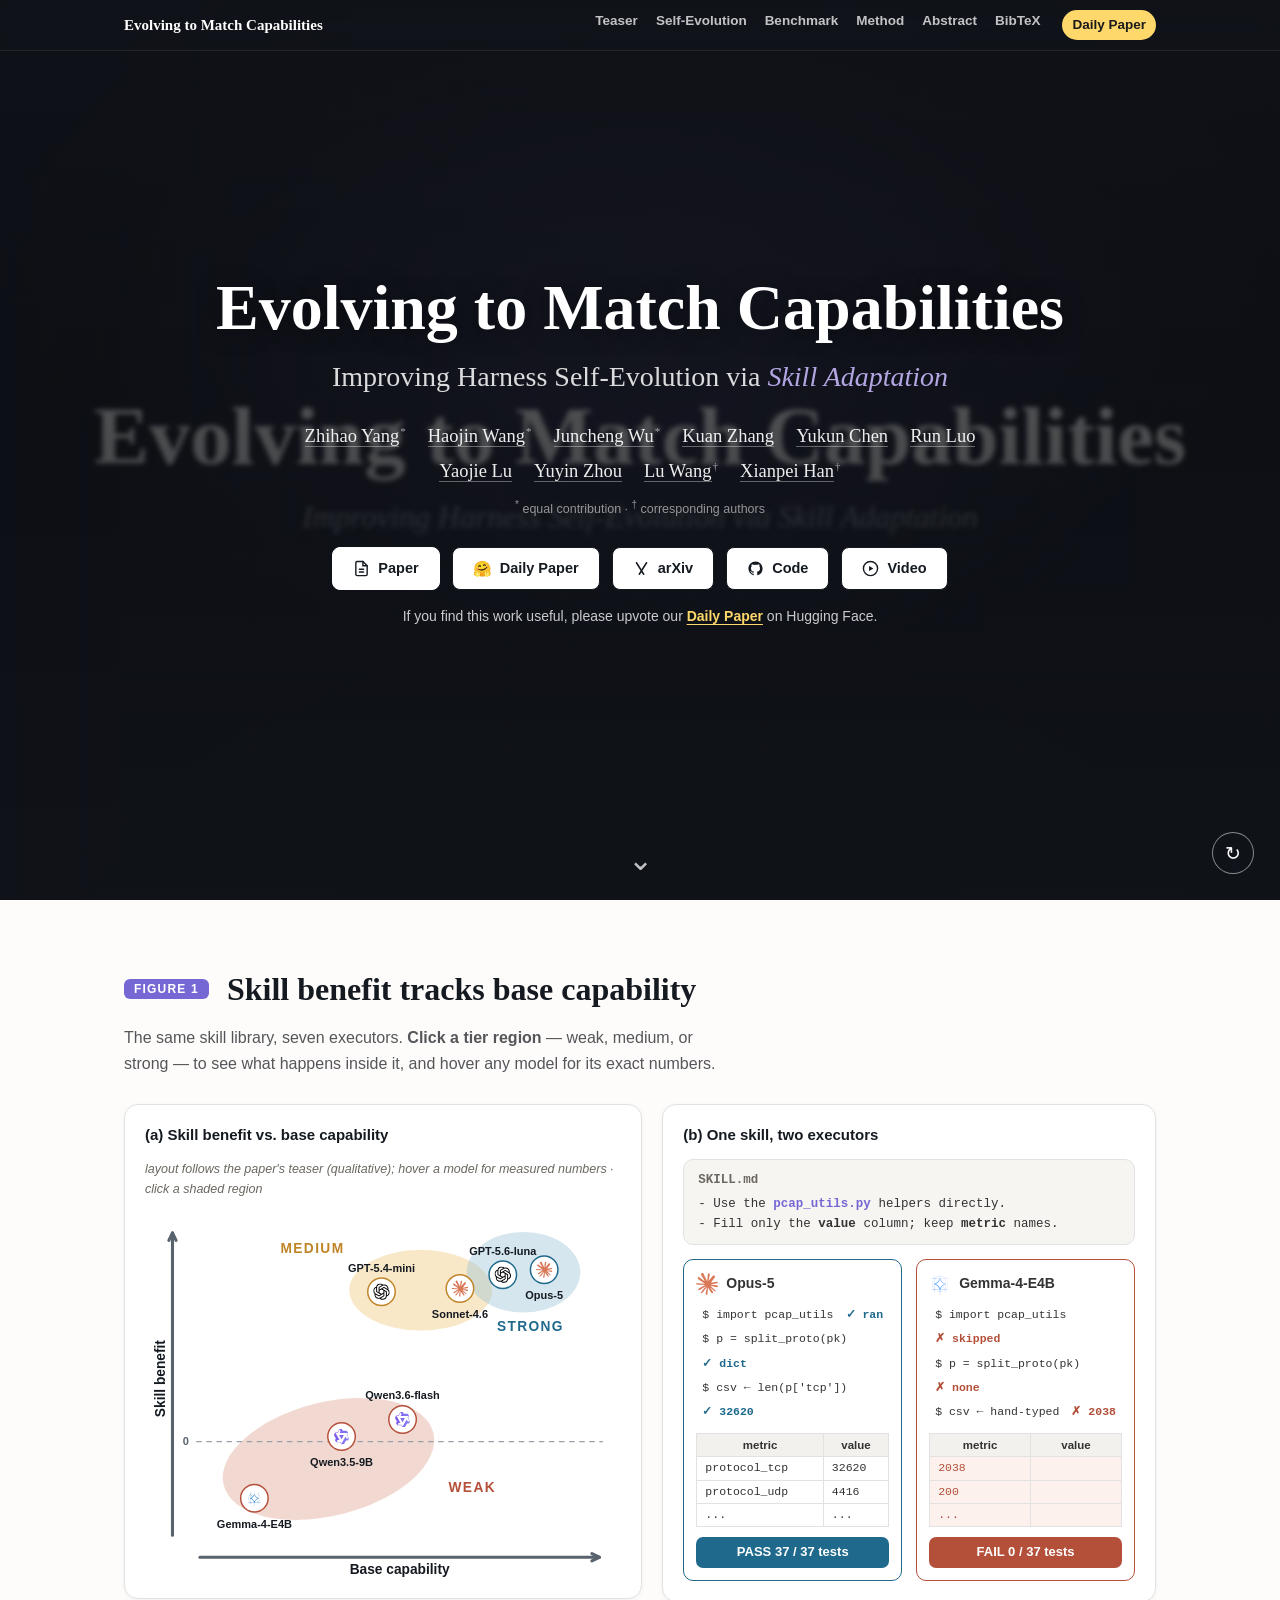
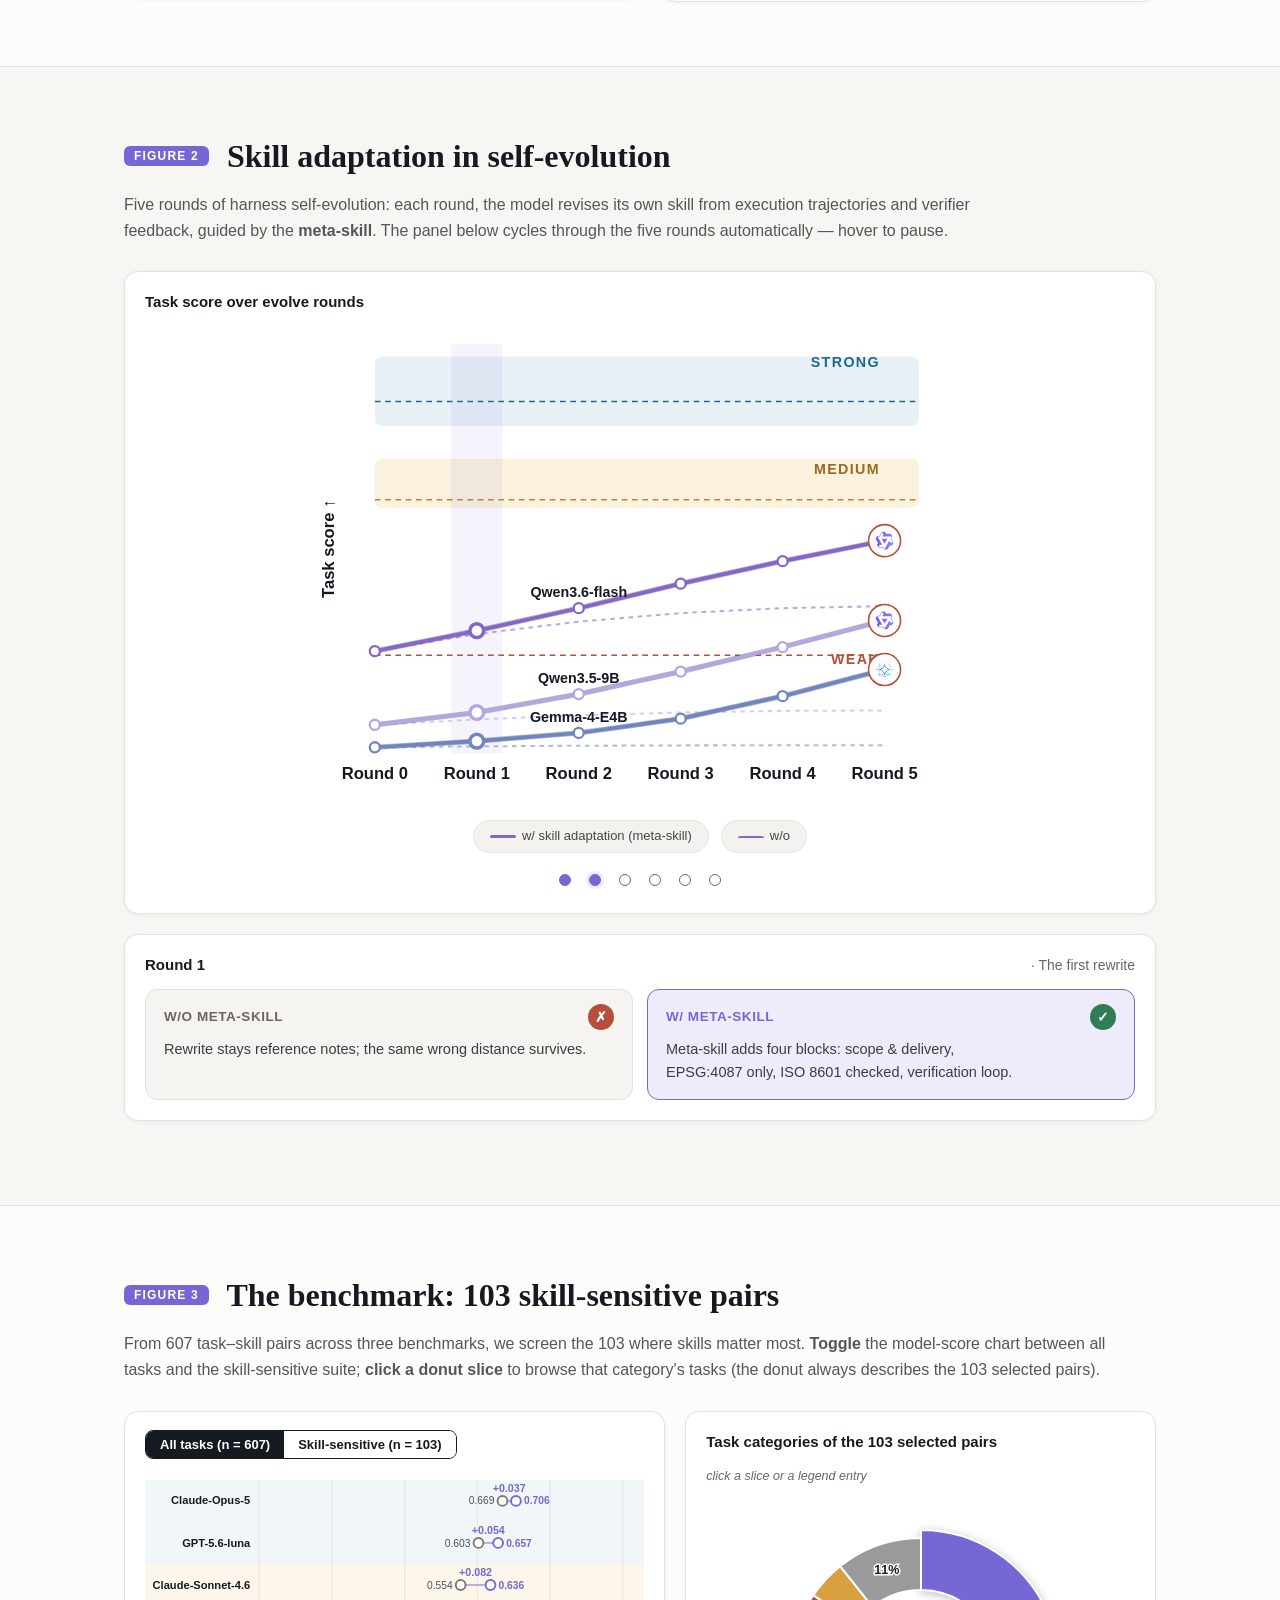
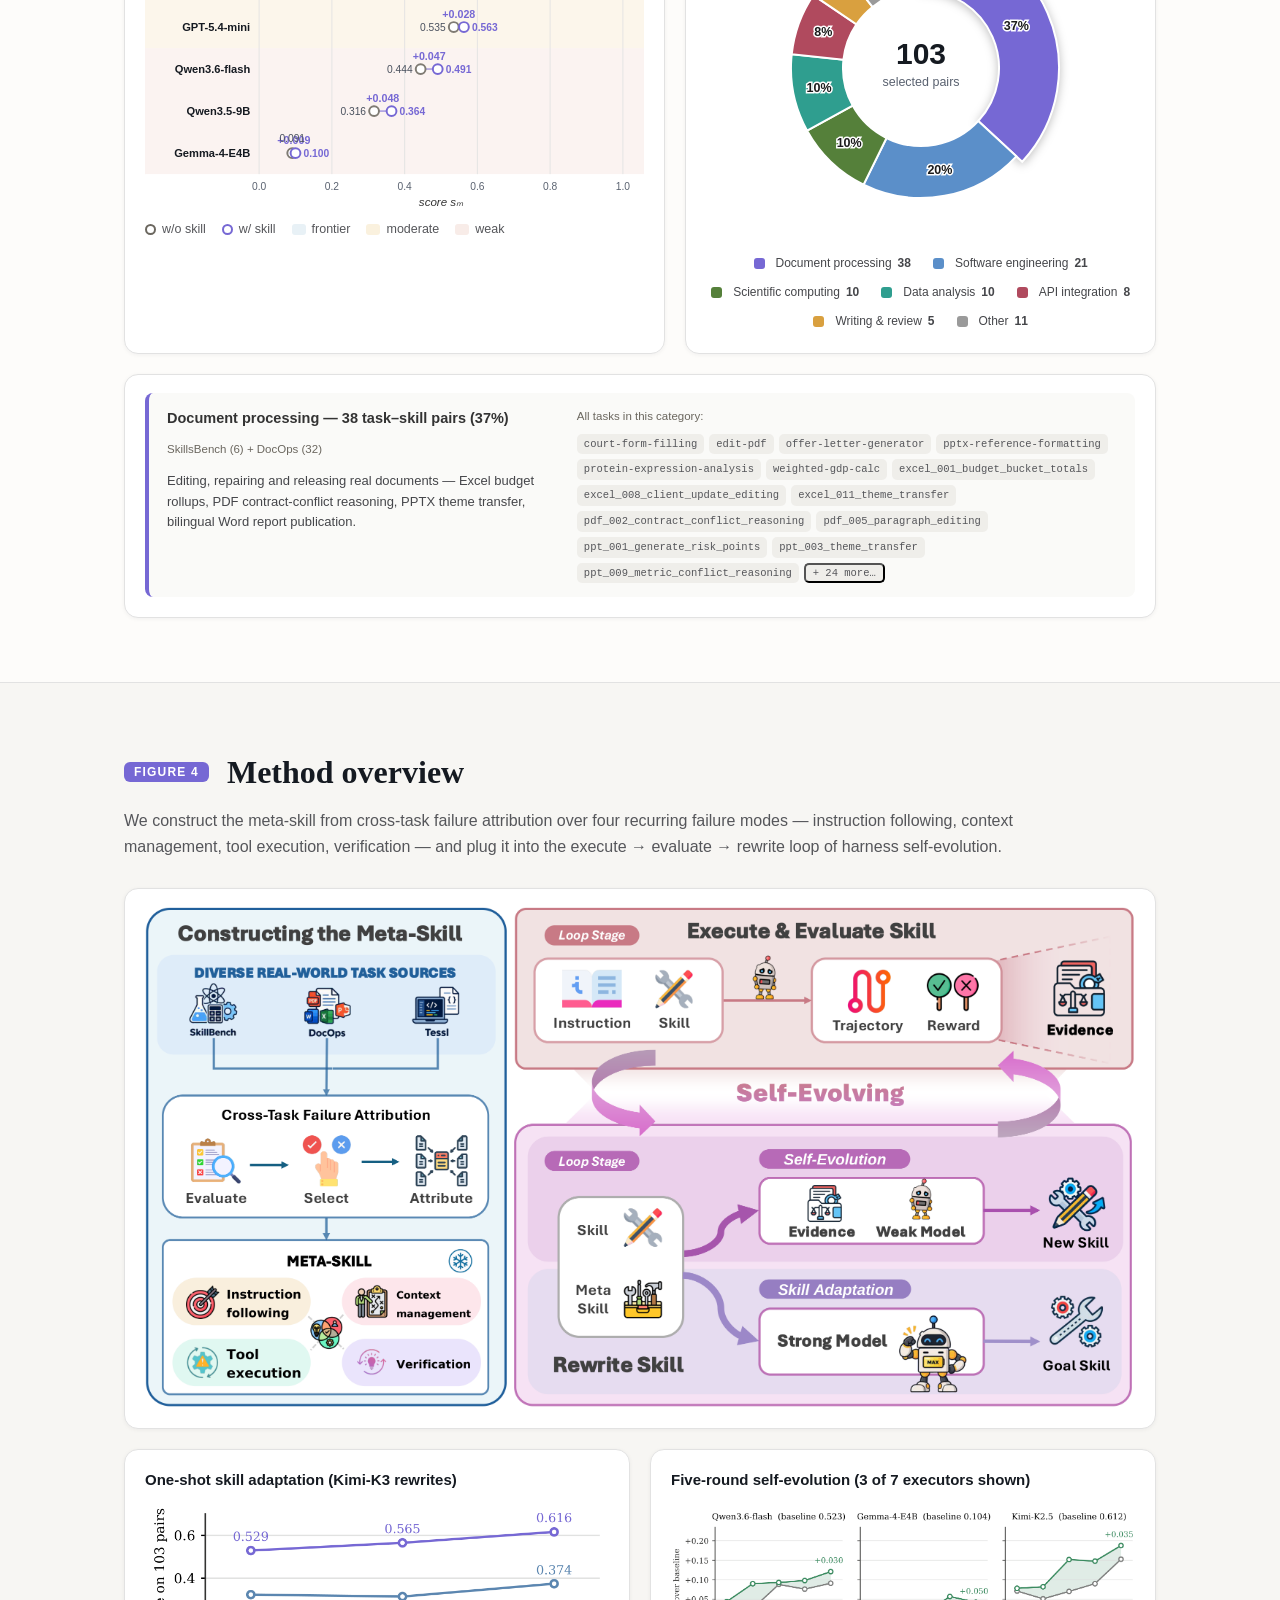
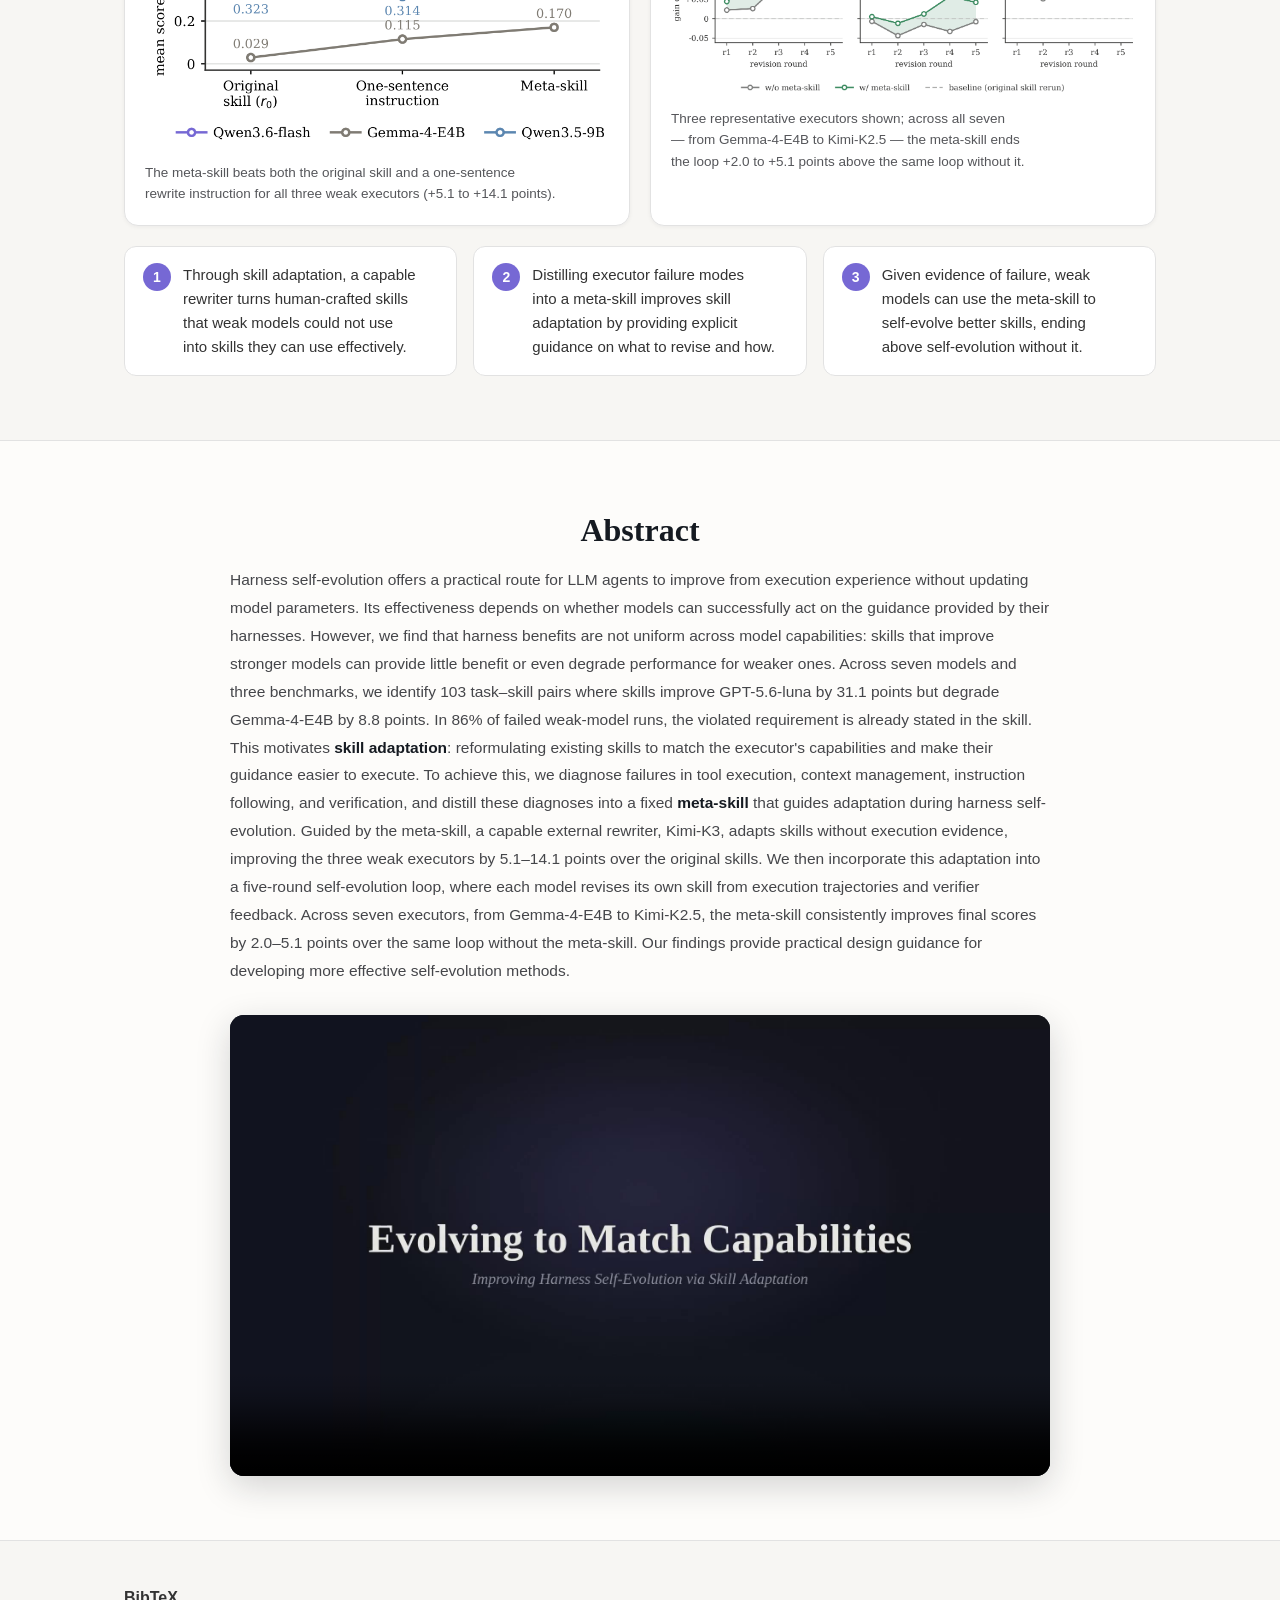
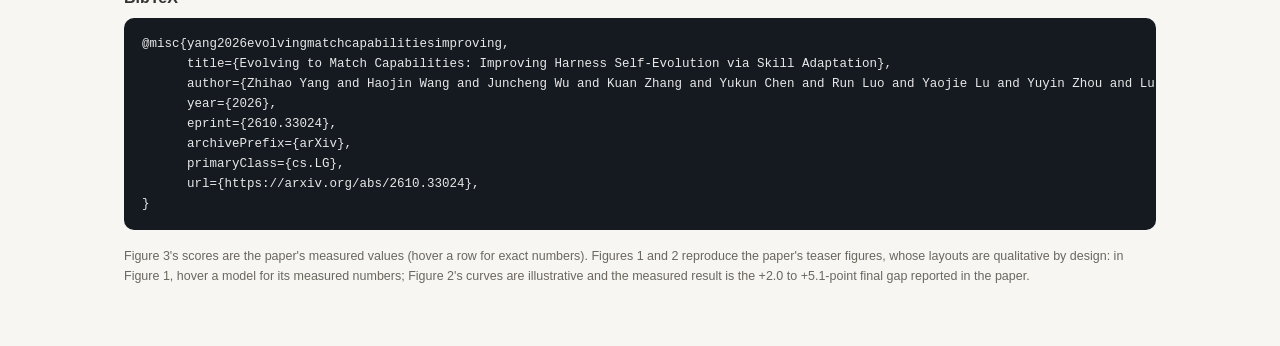
<file: index.html>
<!DOCTYPE html>
<html lang="en">
<head>
<meta charset="utf-8">
<meta name="viewport" content="width=device-width, initial-scale=1">
<title>Evolving to Match Capabilities: Improving Harness Self-Evolution via Skill Adaptation</title>
<meta name="description" content="Skills that improve strong LLM agents can degrade weak ones. We diagnose why, distill the diagnosis into a meta-skill, and use it to improve harness self-evolution across seven executors.">
<link rel="canonical" href="https://zhihaoyang30.github.io/skill-adaptation/">
<meta property="og:title" content="Evolving to Match Capabilities: Improving Harness Self-Evolution via Skill Adaptation">
<meta property="og:description" content="Skills that improve strong LLM agents can degrade weak ones. We diagnose why, distill the diagnosis into a meta-skill, and use it to improve harness self-evolution across seven executors.">
<meta property="og:url" content="https://zhihaoyang30.github.io/skill-adaptation/">
<meta property="og:type" content="website">
<meta property="og:image" content="https://zhihaoyang30.github.io/skill-adaptation/assets/fig3_pipeline.png">
<meta name="twitter:card" content="summary_large_image">
<meta name="twitter:title" content="Evolving to Match Capabilities">
<meta name="twitter:description" content="Improving harness self-evolution via skill adaptation across seven executors.">
<meta name="twitter:image" content="https://zhihaoyang30.github.io/skill-adaptation/assets/fig3_pipeline.png">
<meta name="citation_title" content="Evolving to Match Capabilities: Improving Harness Self-Evolution via Skill Adaptation">
<meta name="citation_author" content="Yang, Zhihao">
<meta name="citation_author" content="Wang, Haojin">
<meta name="citation_author" content="Wu, Juncheng">
<meta name="citation_author" content="Zhang, Kuan">
<meta name="citation_author" content="Chen, Yukun">
<meta name="citation_author" content="Luo, Run">
<meta name="citation_author" content="Lu, Yaojie">
<meta name="citation_author" content="Zhou, Yuyin">
<meta name="citation_author" content="Wang, Lu">
<meta name="citation_author" content="Han, Xianpei">
<meta name="citation_publication_date" content="2026/10">
<meta name="citation_arxiv_id" content="2610.33024">
<meta name="citation_pdf_url" content="https://arxiv.org/pdf/2610.33024">
<link rel="stylesheet" href="style.css?v=21">
</head>
<body>

<!-- ======================= NAV ======================= -->
<nav class="topnav" aria-label="Page sections">
  <div class="wrap nav-wrap">
    <span class="nav-title">Evolving to Match Capabilities</span>
    <div class="nav-links">
      <a href="#fig1">Teaser</a><a href="#fig2">Self-Evolution</a><a href="#fig3">Benchmark</a>
      <a href="#fig4">Method</a><a href="#abstract">Abstract</a><a href="#bibtex">BibTeX</a>
      <a class="nav-cta" href="https://huggingface.co/papers/2610.33024" target="_blank" rel="noopener">Daily Paper</a>
    </div>
  </div>
</nav>

<!-- ======================= HERO (fullscreen video) ======================= -->
<header class="hero hero-video">
  <video id="bgvid" autoplay muted loop playsinline preload="auto"
         poster="assets/teaser_poster.jpg">
    <source src="assets/teaser.mp4" type="video/mp4">
  </video>
  <div class="hero-shade"></div>
  <div class="wrap hero-content">
    <h1>Evolving to Match Capabilities</h1>
    <p class="subtitle">Improving Harness Self-Evolution via <span class="hl">Skill Adaptation</span></p>
    <div class="authors">
      <span><a href="https://zhihaoyang30.github.io/" target="_blank" rel="noopener">Zhihao Yang</a><sup>*</sup></span><span><a href="https://haojinw0027.github.io/" target="_blank" rel="noopener">Haojin Wang</a><sup>*</sup></span><span><a href="https://chtholly17.github.io/" target="_blank" rel="noopener">Juncheng Wu</a><sup>*</sup></span><span><a href="https://itheresaapocalypse.github.io/" target="_blank" rel="noopener">Kuan Zhang</a></span><span><a href="https://scholar.google.com/citations?user=JWxSJVgAAAAJ&amp;hl=zh-CN" target="_blank" rel="noopener">Yukun Chen</a></span><span><a href="https://rainbowluocs.github.io/" target="_blank" rel="noopener">Run Luo</a></span><span><a href="https://yaojie.lu/" target="_blank" rel="noopener">Yaojie Lu</a></span><span><a href="https://yuyinzhou.github.io/" target="_blank" rel="noopener">Yuyin Zhou</a></span><span><a href="https://openreview.net/profile?id=~Lu_Wang26" target="_blank" rel="noopener">Lu Wang</a><sup>†</sup></span><span><a href="https://scholar.google.com/citations?user=pA88bm4AAAAJ&amp;hl=en" target="_blank" rel="noopener">Xianpei Han</a><sup>†</sup></span>
    </div>
    <p class="author-note"><sup>*</sup> equal contribution · <sup>†</sup> corresponding authors</p>
    <nav class="hero-links">
      <a class="btn btn-solid" href="paper.pdf" target="_blank" rel="noopener"><svg class="bi" viewBox="0 0 24 24"><path d="M14 2H6a2 2 0 0 0-2 2v16a2 2 0 0 0 2 2h12a2 2 0 0 0 2-2V8z" fill="none" stroke="currentColor" stroke-width="2" stroke-linejoin="round"/><path d="M14 2v6h6M9 13h6M9 17h6" fill="none" stroke="currentColor" stroke-width="2" stroke-linecap="round"/></svg>Paper</a>
      <a class="btn btn-daily" href="https://huggingface.co/papers/2610.33024" target="_blank" rel="noopener"><span class="hf" aria-hidden="true">🤗</span>Daily Paper</a>
      <a class="btn btn-ghost" href="https://arxiv.org/abs/2610.33024" target="_blank" rel="noopener"><svg class="bi" viewBox="0 0 24 24"><path d="M5 4l10 16M19 4L9 20" fill="none" stroke="currentColor" stroke-width="2.4" stroke-linecap="round"/></svg>arXiv</a>
      <a class="btn btn-ghost" href="https://github.com/zhihaoyang30/skill-adaptation-code" target="_blank" rel="noopener"><svg class="bi" viewBox="0 0 24 24"><path fill="currentColor" d="M12 2C6.477 2 2 6.484 2 12.017c0 4.425 2.865 8.18 6.839 9.504.5.092.682-.217.682-.483 0-.237-.008-.868-.013-1.703-2.782.605-3.369-1.343-3.369-1.343-.454-1.158-1.11-1.466-1.11-1.466-.908-.62.069-.608.069-.608 1.003.07 1.531 1.032 1.531 1.032.892 1.53 2.341 1.088 2.91.832.092-.647.35-1.088.636-1.338-2.22-.253-4.555-1.113-4.555-4.951 0-1.093.39-1.988 1.029-2.688-.103-.253-.446-1.272.098-2.65 0 0 .84-.27 2.75 1.026A9.564 9.564 0 0 1 12 6.844c.85.004 1.705.115 2.504.337 1.909-1.296 2.747-1.027 2.747-1.027.546 1.379.202 2.398.1 2.651.64.7 1.028 1.595 1.028 2.688 0 3.848-2.339 4.695-4.566 4.943.359.309.678.92.678 1.855 0 1.338-.012 2.419-.012 2.747 0 .268.18.58.688.482A10.02 10.02 0 0 0 22 12.017C22 6.484 17.522 2 12 2z"/></svg>Code</a>
      <a class="btn btn-ghost" href="#video-sec"><svg class="bi" viewBox="0 0 24 24"><circle cx="12" cy="12" r="10" fill="none" stroke="currentColor" stroke-width="2"/><path d="M10 8.5v7l6-3.5z" fill="currentColor"/></svg>Video</a>
    </nav>
    <p class="daily-paper-support">If you find this work useful, please upvote our <a href="https://huggingface.co/papers/2610.33024" target="_blank" rel="noopener">Daily Paper</a> on Hugging Face.</p>
  </div>
  <button id="vidctl" class="vid-ctl" aria-label="Replay background video">↻</button>
  <a class="scroll-cue" href="#fig1" aria-label="Scroll to content">⌄</a>
</header>

<main>

<!-- ======================= FIG 1 ======================= -->
<section id="fig1" class="section">
  <div class="wrap">
    <h2><span class="fig-tag">Figure 1</span> Skill benefit tracks base capability</h2>
    <p class="section-lede">
      The same skill library, seven executors. <b>Click a tier region</b> — weak, medium, or
      strong — to see what happens inside it, and hover any model for its exact numbers.
    </p>

    <div class="fig1-grid">
      <div class="panel" id="fig1a-panel">
        <div class="panel-head">(a) Skill benefit vs. base capability <span class="hint">layout follows the paper's teaser (qualitative); hover a model for measured numbers · click a shaded region</span></div>
        <div id="fig1a"></div>
        <div id="tier-detail" class="tier-detail" aria-live="polite" hidden></div>
      </div>

      <div class="panel" id="fig1b-panel">
        <div class="panel-head">(b) One skill, two executors</div>
        <div id="fig1b"></div>
      </div>
    </div>
  </div>
</section>

<!-- ======================= FIG 2 ======================= -->
<section id="fig2" class="section section-alt">
  <div class="wrap">
    <h2><span class="fig-tag">Figure 2</span> Skill adaptation in self-evolution</h2>
    <p class="section-lede">
      Five rounds of harness self-evolution: each round, the model revises its own skill from
      execution trajectories and verifier feedback, guided by the <b>meta-skill</b>.
      The panel below cycles through the five rounds automatically — hover to pause.
    </p>

    <div class="fig2-stack">
      <div class="panel">
        <div class="panel-head">Task score over evolve rounds</div>
        <div id="fig2chart"></div>
        <div class="legend-row legend-fig2" aria-hidden="false">
          <span class="lg"><span class="lgline solid"></span> w/ skill adaptation (meta-skill)</span>
          <span class="lg"><span class="lgline dashed"></span> w/o</span>
        </div>
        <div class="round-controls">
          <div id="round-dots" class="round-dots" role="group" aria-label="Evolve round"></div>
        </div>
      </div>

      <div class="panel round-panel" id="round-hover" aria-live="polite">
        <div class="panel-head" id="round-title">Round 0</div>
        <div id="round-compare" class="round-compare"></div>
      </div>
    </div>
  </div>
</section>

<!-- ======================= FIG 3 ======================= -->
<section id="fig3" class="section">
  <div class="wrap">
    <h2><span class="fig-tag">Figure 3</span> The benchmark: 103 skill-sensitive pairs</h2>
    <p class="section-lede">
      From 607 task–skill pairs across three benchmarks, we screen the 103 where skills matter
      most. <b>Toggle</b> the model-score chart between all tasks and the skill-sensitive suite;
      <b>click a donut slice</b> to browse that category's tasks (the donut always describes the 103 selected pairs).
    </p>

    <div class="fig3-grid">
      <div class="panel">
        <div class="panel-head">
          <div class="seg" role="group" aria-label="Task suite">
            <button class="seg-btn active" data-suite="all" aria-pressed="true">All tasks (n = 607)</button>
            <button class="seg-btn" data-suite="sensitive" aria-pressed="false">Skill-sensitive (n = 103)</button>
          </div>
        </div>
        <div id="fig3dumbbell"></div>
        <div class="legend-row">
          <span class="lg"><span class="dot dot-wo"></span> w/o skill</span>
          <span class="lg"><span class="dot dot-w"></span> w/ skill</span>
          <span class="lg"><span class="swatch" style="background:#e8f1f6"></span> frontier</span>
          <span class="lg"><span class="swatch" style="background:#faf1de"></span> moderate</span>
          <span class="lg"><span class="swatch" style="background:#f8ece8"></span> weak</span>
        </div>
      </div>

      <div class="panel">
        <div class="panel-head">Task categories of the 103 selected pairs <span class="hint">click a slice or a legend entry</span></div>
        <div class="donut-wrap">
          <div id="fig3donut"></div>
        </div>
      </div>
    </div>

    <div class="panel donut-detail-panel">
      <div id="donut-detail" class="donut-detail" aria-live="polite"></div>
    </div>
  </div>
</section>

<!-- ======================= FIG 4 ======================= -->
<section id="fig4" class="section section-alt">
  <div class="wrap">
    <h2><span class="fig-tag">Figure 4</span> Method overview</h2>
    <p class="section-lede">
      We construct the meta-skill from cross-task failure attribution over four recurring failure
      modes — instruction following, context management, tool execution, verification — and plug
      it into the execute → evaluate → rewrite loop of harness self-evolution.
    </p>
    <div class="panel">
      <img class="fig-img" src="assets/fig3_pipeline.png"
           alt="Pipeline: constructing the meta-skill from diverse task sources and cross-task failure attribution, then using it inside the execute-evaluate-rewrite self-evolution loop.">
    </div>

    <div class="results-strip">
      <div class="panel half">
        <div class="panel-head">One-shot skill adaptation (Kimi-K3 rewrites)</div>
        <img class="fig-img" src="assets/fig4_meta.png"
             alt="Mean score on 103 pairs: original skill vs one-sentence instruction vs meta-skill, for Qwen3.6-flash, Qwen3.5-9B and Gemma-4-E4B.">
        <p class="panel-note">The meta-skill beats both the original skill and a one-sentence
          rewrite instruction for all three weak executors (+5.1 to +14.1 points).</p>
      </div>
      <div class="panel half">
        <div class="panel-head">Five-round self-evolution (3 of 7 executors shown)</div>
        <img class="fig-img" src="assets/fig5_rsi.png"
             alt="Gain over baseline across five revision rounds, with and without the meta-skill, for Qwen3.6-flash, Gemma-4-E4B and Kimi-K2.5.">
        <p class="panel-note">Three representative executors shown; across all seven — from
          Gemma-4-E4B to Kimi-K2.5 — the meta-skill ends the loop +2.0 to +5.1 points above
          the same loop without it.</p>
      </div>
    </div>
    <div class="takeaways takeaways-3">
      <div class="tk"><span class="tk-n">1</span> Through skill adaptation, a capable rewriter turns human-crafted skills that weak models could not use into skills they can use effectively.</div>
      <div class="tk"><span class="tk-n">2</span> Distilling executor failure modes into a meta-skill improves skill adaptation by providing explicit guidance on what to revise and how.</div>
      <div class="tk"><span class="tk-n">3</span> Given evidence of failure, weak models can use the meta-skill to self-evolve better skills, ending above self-evolution without it.</div>
    </div>

  </div>
</section>

<!-- ======================= ABSTRACT ======================= -->
<section id="abstract" class="section">
  <div class="wrap abs-wrap">
    <h2 class="center-h">Abstract</h2>
    <div class="abs-stack">
      <p class="abstract-text">
      Harness self-evolution offers a practical route for LLM agents to improve from execution
      experience without updating model parameters. Its effectiveness depends on whether models can
      successfully act on the guidance provided by their harnesses. However, we find that harness
      benefits are not uniform across model capabilities: skills that improve stronger models can
      provide little benefit or even degrade performance for weaker ones. Across seven models and
      three benchmarks, we identify 103 task–skill pairs where skills improve GPT-5.6-luna by 31.1
      points but degrade Gemma-4-E4B by 8.8 points. In 86% of failed weak-model runs, the violated
      requirement is already stated in the skill. This motivates <b>skill adaptation</b>:
      reformulating existing skills to match the executor's capabilities and make their guidance
      easier to execute. To achieve this, we diagnose failures in tool execution, context management,
      instruction following, and verification, and distill these diagnoses into a fixed
      <b>meta-skill</b> that guides adaptation during harness self-evolution. Guided by the
      meta-skill, a capable external rewriter, Kimi-K3, adapts skills without execution evidence,
      improving the three weak executors by 5.1–14.1 points over the original skills. We then
      incorporate this adaptation into a five-round self-evolution loop, where each model revises
      its own skill from execution trajectories and verifier feedback. Across seven executors, from
      Gemma-4-E4B to Kimi-K2.5, the meta-skill consistently improves final scores by 2.0–5.1 points
      over the same loop without the meta-skill. Our findings provide practical design guidance for
      developing more effective self-evolution methods.
    </p>
      <div class="abs-video" id="video-sec">
        <video controls muted loop playsinline preload="metadata" poster="assets/teaser_poster.jpg">
          <source src="assets/teaser.mp4" type="video/mp4">
        </video>
      </div>
    </div>
  </div>
</section>

<footer id="bibtex">
  <div class="wrap">
    <p class="cite-head">BibTeX</p>
    <pre class="bibtex">@misc{yang2026evolvingmatchcapabilitiesimproving,
      title={Evolving to Match Capabilities: Improving Harness Self-Evolution via Skill Adaptation},
      author={Zhihao Yang and Haojin Wang and Juncheng Wu and Kuan Zhang and Yukun Chen and Run Luo and Yaojie Lu and Yuyin Zhou and Lu Wang and Xianpei Han},
      year={2026},
      eprint={2610.33024},
      archivePrefix={arXiv},
      primaryClass={cs.LG},
      url={https://arxiv.org/abs/2610.33024},
}</pre>
    <p class="foot-note">Figure 3's scores are the paper's measured values (hover a row for exact numbers).
      Figures 1 and 2 reproduce the paper's teaser figures, whose layouts are qualitative by design:
      in Figure 1, hover a model for its measured numbers; Figure 2's curves are illustrative and the
      measured result is the +2.0 to +5.1-point final gap reported in the paper.</p>
  </div>
</footer>

</main>

<div id="tooltip" class="tooltip" hidden></div>

<script src="data.js?v=21"></script>
<script src="main.js?v=21"></script>
</body>
</html>
</file>
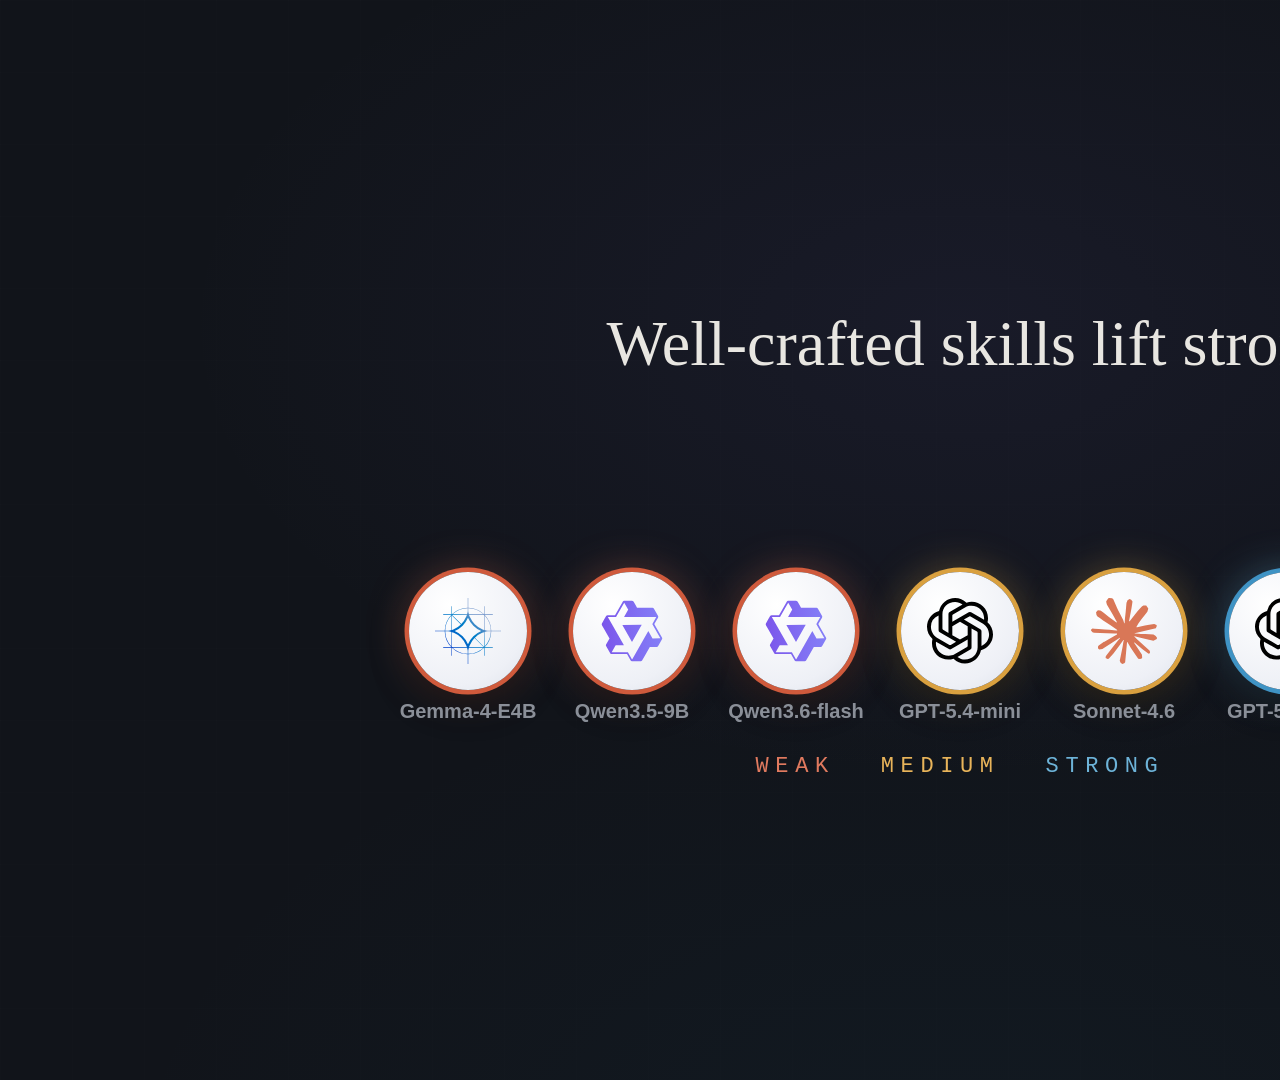
<file: video/animation.html>
<!DOCTYPE html>
<html lang="en">
<head>
<meta charset="utf-8">
<title>teaser animation</title>
<style>
:root {
  --ink: #e8e6e1;
  --dim: #8a8f98;
  --purple: #9b8cf0;
  --purple-deep: #7668d4;
  --weak: #e07a5f;
  --weakc: #B4503A;
  --mid: #e8b45a;
  --strong: #6db3d8;
  --green: #5fbf8a;
  --red: #e06c5f;
  --bg: #11141a;
  --card: #1a1e27;
  --card2: #202531;
  --line: #2c3240;
  --mono: "SF Mono", ui-monospace, Menlo, Consolas, monospace;
  --sans: -apple-system, "Segoe UI", Helvetica, Arial, sans-serif;
  --serif: Georgia, "Times New Roman", serif;
}
* { box-sizing: border-box; margin: 0; padding: 0; }
html, body { width: 1920px; height: 1080px; overflow: hidden; background: var(--bg); }
body { font-family: var(--sans); color: var(--ink); position: relative; }

/* soft vignette + grid texture */
body::before {
  content: ""; position: absolute; inset: 0; z-index: 0;
  background:
    radial-gradient(1200px 700px at 50% 30%, rgba(118,104,212,.08), transparent 65%),
    radial-gradient(1400px 900px at 50% 110%, rgba(31,106,140,.07), transparent 60%);
}
body::after {
  content: ""; position: absolute; inset: 0; z-index: 0; opacity: .35;
  background-image: linear-gradient(rgba(255,255,255,.025) 1px, transparent 1px),
    linear-gradient(90deg, rgba(255,255,255,.025) 1px, transparent 1px);
  background-size: 72px 72px;
}

.scene {
  position: absolute; inset: 0; z-index: 1;
  opacity: 0; pointer-events: none;
  transition: opacity .7s ease;
  display: flex; flex-direction: column; align-items: center; justify-content: center;
}
.scene.active { opacity: 1; }

/* section tag (top-left, like the ref video) */
.tag {
  position: absolute; top: 56px; left: 72px;
  font-family: var(--mono); font-size: 21px; letter-spacing: .22em;
  color: var(--purple); text-transform: uppercase;
  opacity: 0; transform: translateY(-8px);
}
.scene.active .tag { animation: fadeDown .8s .2s forwards; }
@keyframes fadeDown { to { opacity: 1; transform: none; } }
@keyframes fadeUp { from { opacity: 0; transform: translateY(26px); } to { opacity: 1; transform: none; } }
@keyframes popIn { 0% { opacity: 0; transform: scale(.4); } 70% { transform: scale(1.1); } 100% { opacity: 1; transform: scale(1); } }
@keyframes pulse { 0%,100% { box-shadow: 0 0 0 0 rgba(155,140,240,.45); } 50% { box-shadow: 0 0 0 26px rgba(155,140,240,0); } }

/* ---------------- S1 opening ---------------- */
#s1 .headline {
  font-family: var(--serif); font-size: 64px; line-height: 1.3; text-align: center;
  max-width: 1250px; min-height: 180px;
}
#s1 .headline .q { color: var(--purple); }
#s1 .caret { display: inline-block; width: 3px; height: 58px; background: var(--ink);
  vertical-align: -8px; animation: blink 1s steps(1) infinite; }
@keyframes blink { 50% { opacity: 0; } }
#s1 .models { display: flex; gap: 46px; margin-top: 90px; }
.mplate {
  width: 118px; height: 118px; border-radius: 50%;
  background: radial-gradient(circle at 34% 28%, #ffffff 0%, #eef0f6 70%, #dde1ea 100%);
  display: flex; align-items: center; justify-content: center; position: relative;
  border: none; opacity: 0;
  box-shadow: 0 0 0 4.5px var(--ring), 0 12px 34px rgba(0,0,0,.5), 0 0 42px var(--glow);
}
.scene.active .mplate { animation: popIn .55s forwards; }
.mplate img { width: 66px; height: 66px; }
.mplate img[src*="gemma"] { filter: saturate(1.9) brightness(.72) contrast(1.3); }
.mplate img.inv { filter: none; }
.mplate .mname {
  position: absolute; top: 128px; left: 50%; transform: translateX(-50%);
  font-size: 20px; font-weight: 700; color: var(--dim); white-space: nowrap;
}
.mplate.weak { --ring: #cf5a3c; --glow: rgba(224,122,95,.4); }
.mplate.mid { --ring: #d9a03f; --glow: rgba(232,180,90,.4); }
.mplate.strong { --ring: #3f93c4; --glow: rgba(109,179,216,.45); }
#s1 .tiers { display: flex; gap: 46px; margin-top: 64px; font-family: var(--mono); font-size: 22px; letter-spacing: .3em; }
#s1 .tiers span { opacity: 0; }
#s1.active #tw { color: var(--weak); animation: fadeUp .6s 4.4s forwards; }
#s1.active #tm { color: var(--mid); animation: fadeUp .6s 4.7s forwards; }
#s1.active #ts { color: var(--strong); animation: fadeUp .6s 5.0s forwards; }

/* ---------------- S2 screening ---------------- */
#s2 { justify-content: flex-start; padding-top: 150px; }
#s2 .stage { position: relative; width: 1740px; height: 820px; }
.bench {
  position: absolute; left: 0; width: 300px; border-radius: 16px;
  background: var(--card); border: 1px solid var(--line);
  padding: 24px 28px; opacity: 0; transform: translateX(-40px);
}
.scene.active .bench { animation: benchIn .7s forwards; }
@keyframes benchIn { to { opacity: 1; transform: none; } }
.bench h3 { font-size: 27px; }
.bench p { font-family: var(--mono); font-size: 18px; color: var(--dim); margin-top: 6px; }
.bench .bar { height: 7px; border-radius: 4px; margin-top: 14px; background: var(--line); overflow: hidden; }
.bench .bar i { display: block; height: 100%; width: 0; border-radius: 4px; }
.scene.active .bench .bar i { animation: grow 1.2s .8s forwards; }
@keyframes grow { to { width: var(--w); } }

#s2 .agents { position: absolute; left: 500px; top: 28px; width: 600px; }
#s2 .agents .grp { display: flex; align-items: center; gap: 20px; margin-bottom: 118px; position: relative; }
#s2 .agents .mplate { width: 84px; height: 84px; }
#s2 .agents .mplate img { width: 44px; height: 44px; }
.benefit {
  font-family: var(--mono); font-size: 36px; font-weight: 800; opacity: 0;
  margin-left: 18px;
}
.benefit.up { color: var(--green); }
.benefit.down { color: var(--red); }
.benefit.up.mid { color: var(--mid); }
.scene.active .benefit.up { animation: floatUp .9s 3.4s forwards; }
.scene.active .benefit.up.mid { animation: floatUp .9s 3.9s forwards; }
.scene.active .benefit.down { animation: floatDown .9s 4.4s forwards; }
@keyframes floatUp { from { opacity: 0; transform: translateY(18px); } to { opacity: 1; transform: none; } }
@keyframes floatDown { from { opacity: 0; transform: translateY(-18px); } to { opacity: 1; transform: translateY(10px); } }
.grp .glabel { position: absolute; left: 0; top: -42px; font-family: var(--mono); font-size: 19px; letter-spacing: .25em; }

#s2 .funnel { position: absolute; right: 60px; top: 40px; width: 420px; text-align: center; opacity: 0; }
.frules { font-family: var(--mono); font-size: 19px; color: var(--dim); line-height: 1.9; margin-bottom: 16px; letter-spacing: .04em; }
.frules div::before { content: "✓ "; color: var(--green); }
.scene.active .funnel { animation: fadeUp .8s 1.2s forwards; }
.funnel svg { display: block; margin: 0 auto; }
.funnel .count {
  font-family: var(--serif); font-size: 110px; font-weight: 700; color: var(--purple);
  line-height: 1; margin-top: 18px;
}
.funnel .clabel { font-family: var(--mono); font-size: 21px; color: var(--dim); margin-top: 10px; letter-spacing: .12em; }
.taskcard {
  position: absolute; width: 54px; height: 38px; border-radius: 7px;
  background: var(--card2); border: 1.5px solid var(--purple-deep);
  z-index: 3;
}
.taskcard.rej { border-color: var(--line); }
#s2 .subtitle { position: absolute; bottom: -6px; left: 0; right: 0; text-align: center;
  font-size: 30px; color: var(--dim); opacity: 0; }
#s2.active #s2sub { animation: fadeUp .9s 7.6s forwards; }
.subtitle b { color: var(--ink); }

/* ---------------- S3 meta distillation ---------------- */
#s3 .wrap3 { display: flex; align-items: center; gap: 90px; }
#s3 .traj { width: 430px; height: 420px; position: relative; }
#s3 .traj svg path { stroke-dasharray: 600; stroke-dashoffset: 600; }
#s3.active .traj svg path { animation: draw 1.6s forwards; }
@keyframes draw { to { stroke-dashoffset: 0; } }
#s3 .tlabel { text-align: center; font-family: var(--mono); font-size: 20px; color: var(--red); margin-top: 10px; letter-spacing: .1em;}
#s3 .arrow { font-size: 70px; color: var(--dim); opacity: 0; }
#s3.active .arrow1 { animation: fadeUp .6s 2.2s forwards; }
#s3.active .arrow2 { animation: fadeUp .6s 5.4s forwards; }
#s3 .chips { display: flex; flex-direction: column; gap: 26px; }
.chip {
  padding: 20px 34px; border-radius: 14px; font-size: 27px; font-weight: 700;
  background: var(--card); border: 2px solid; opacity: 0; transform: translateX(-30px);
  display: flex; align-items: center; gap: 16px; width: 420px;
}
.chip small { font-family: var(--mono); font-size: 17px; color: var(--dim); font-weight: 400; }
.scene.active .chip1 { border-color: var(--green); animation: chipIn .5s 2.6s forwards; }
.scene.active .chip2 { border-color: var(--strong); animation: chipIn .5s 3.2s forwards; }
.scene.active .chip3 { border-color: var(--mid); animation: chipIn .5s 3.8s forwards; }
.scene.active .chip4 { border-color: var(--purple); animation: chipIn .5s 4.4s forwards; }
@keyframes chipIn { to { opacity: 1; transform: none; } }
.metacard {
  width: 460px; border-radius: 22px; padding: 44px 48px; text-align: center;
  background: linear-gradient(160deg, #241f45, #1a1e27);
  border: 3px solid var(--purple); opacity: 0; transform: scale(.6);
}
.scene.active .metacard { animation: metaIn .9s 5.8s forwards; }
@keyframes metaIn { 0% { opacity: 0; transform: scale(.6); } 70% { transform: scale(1.06); } 100% { opacity: 1; transform: scale(1); } }
.metacard.glow { animation: pulse 2s 7s infinite !important; opacity: 1; transform: scale(1); }
.metacard .mtitle { font-family: var(--mono); font-size: 25px; letter-spacing: .3em; color: var(--purple); }
.metacard h2 { font-family: var(--serif); font-size: 56px; margin: 14px 0 10px; }
.metacard p { font-size: 23px; color: var(--dim); line-height: 1.5; }

/* ---------------- S4 / S5 split screens ---------------- */
.split { position: absolute; inset: 150px 90px 70px; display: flex; flex-direction: column; gap: 26px; }
.half {
  flex: 1; border-radius: 20px; background: var(--card); border: 1.5px solid var(--line);
  display: flex; align-items: center; padding: 0 60px; gap: 48px; position: relative;
  opacity: 0;
}
.scene.active .half.top { animation: fadeUp .7s .4s forwards; }
.scene.active .half.bot { animation: fadeUp .7s 1.0s forwards; }
.half.bot { border-color: var(--purple-deep); background: linear-gradient(160deg, #1f1b38, #1a1e27); }
.half .hlabel {
  position: absolute; top: 22px; left: 60px; font-family: var(--mono); font-size: 20px;
  letter-spacing: .2em; color: var(--dim);
}
.half.bot .hlabel { color: var(--purple); }
.skillcard {
  width: 330px; border-radius: 14px; background: var(--card2); border: 1.5px solid var(--line);
  padding: 20px 24px; font-family: var(--mono); font-size: 17px; color: var(--dim);
}
.skillcard .fname { color: var(--ink); font-weight: 700; margin-bottom: 10px; font-size: 19px; }
.skillcard .ln { padding: 3px 0; }
.skillcard .ln.add { color: var(--green); opacity: 0; }
.scene.active .half.bot .ln.add1 { animation: fadeUp .4s 2.0s forwards; }
.scene.active .half.bot .ln.add2 { animation: fadeUp .4s 2.4s forwards; }
.scene.active .half.bot .ln.add3 { animation: fadeUp .4s 2.8s forwards; }
.scene.active .half.bot .ln.add4 { animation: fadeUp .4s 3.2s forwards; }
.runarrow { font-size: 54px; color: var(--dim); }
.half .mplate { width: 104px; height: 104px; border-width: 3px; opacity: 1; animation: none !important; }
.half .mplate img { width: 54px; height: 54px; }
.marks { display: flex; gap: 20px; }
.mark {
  width: 72px; height: 72px; border-radius: 50%; font-size: 36px; font-weight: 900;
  display: flex; align-items: center; justify-content: center; opacity: 0; transform: scale(.4);
  color: #fff;
}
.mark.bad { background: var(--red); }
.mark.ok { background: var(--green); }
.scene.active .mark.d1 { animation: popIn .45s 3.6s forwards; }
.scene.active .mark.d2 { animation: popIn .45s 4.3s forwards; }
.scene.active .mark.d3 { animation: popIn .45s 5.0s forwards; }
.scene.active .mark.d4 { animation: popIn .45s 5.7s forwards; }
.scene.active .mark.d5 { animation: popIn .45s 6.4s forwards; }
.scene.active .mark.d6 { animation: popIn .45s 7.1s forwards; }
.half .verdict {
  margin-left: auto; font-family: var(--mono); font-size: 30px; font-weight: 800; opacity: 0;
}
.half.top .verdict { color: var(--red); }
.half.bot .verdict { color: var(--green); }
.scene.active .half .verdict { animation: fadeUp .6s 7.8s forwards; }
.centerline {
  position: absolute; left: 50%; top: 50%; transform: translate(-50%, -50%);
  font-family: var(--mono); font-size: 21px; color: var(--dim); letter-spacing: .14em;
  background: var(--bg); padding: 8px 26px; border-radius: 99px; border: 1px solid var(--line);
  z-index: 5; opacity: 0;
}
.scene.active .centerline { animation: fadeUp .7s 1.6s forwards; }
.metachip {
  display: inline-flex; align-items: center; gap: 10px;
  font-family: var(--mono); font-size: 18px; color: var(--purple);
  border: 1.5px solid var(--purple); border-radius: 99px; padding: 6px 18px; margin-left: 16px;
}

/* S5 running-terminal backdrop */
.term {
  position: absolute; inset: 10px 24px; overflow: hidden; pointer-events: none;
  font-family: var(--mono); font-size: 15px; line-height: 2.1; opacity: .13;
  -webkit-mask-image: linear-gradient(180deg, transparent, #000 18%, #000 82%, transparent);
  mask-image: linear-gradient(180deg, transparent, #000 18%, #000 82%, transparent);
}
.term pre { margin: 0; animation: scrollUp 11s linear infinite; }
.half.bot .term pre { animation-duration: 9s; }
@keyframes scrollUp { from { transform: translateY(0); } to { transform: translateY(-50%); } }
.term .bad { color: #e06c5f; }
.term .ok { color: #5fbf8a; }
.term .mt { color: #9b8cf0; }
.half > *:not(.term):not(.hlabel):not(.verdict) { position: relative; z-index: 2; }
.half .hlabel, .half .verdict { z-index: 2; }

/* S5 rounds strip */
.roundstrip { display: flex; gap: 18px; align-items: center; }
.roundstrip .rlab { font-family: var(--mono); font-size: 19px; color: var(--dim); margin-right: 6px; }
.minicurve { margin-left: auto; }
.minicurve path { stroke-dasharray: 420; stroke-dashoffset: 420; }
.scene.active .minicurve path { animation: draw 5.5s 2.5s forwards; }
.s5mark { width: 60px; height: 60px; font-size: 29px; }

/* ---------------- S6 results + title ---------------- */
#s6 .charts { display: flex; align-items: center; gap: 110px; }
#s6 svg path.curve { stroke-dasharray: 900; stroke-dashoffset: 900; }
.s6panel { opacity: 0; }
#s6.active .s6panel { animation: fadeUp .7s var(--pd) forwards; }
#s6.active svg path.curve { animation: draw 1.8s calc(var(--pd, 0s) + .3s) forwards; }
#s6.active .s6panel .curve { animation: draw 1.8s .5s forwards; }
#s6.active .s6a { animation: areaIn 1.4s 1.5s forwards; }
@keyframes areaIn { to { opacity: 1; } }
#s6 .bignum { text-align: left; }
#s6 .bignum .n {
  font-family: var(--serif); font-size: 120px; font-weight: 700; color: var(--green);
  line-height: 1.05; opacity: 0;
}
#s6 .bignum .d { font-size: 30px; color: var(--dim); margin-top: 14px; max-width: 520px; line-height: 1.5; opacity: 0; text-wrap: balance; }
#s6.active .bignum .n { animation: fadeUp .8s 1.8s forwards; }
#s6.active .bignum .d { animation: fadeUp .8s 2.4s forwards; }

#s7 { background: radial-gradient(1000px 600px at 50% 40%, rgba(118,104,212,.16), transparent 65%); }
#s7 .vtag { font-family: var(--mono); font-size: 23px; letter-spacing: .3em; color: var(--purple); opacity: 0; }
#s7 h1 { font-family: var(--serif); font-size: 96px; margin: 26px 0 18px; text-align: center; opacity: 0; }
#s7 .sub { font-size: 36px; color: var(--dim); opacity: 0; font-family: var(--serif); font-style: italic; }
#s7 .anon { margin-top: 60px; font-family: var(--mono); font-size: 21px; color: var(--dim); letter-spacing: .14em; opacity: 0; }
#s7.active .vtag { animation: fadeUp .8s .3s forwards; }
#s7.active h1 { animation: fadeUp .9s .7s forwards; }
#s7.active .sub { animation: fadeUp .9s 1.2s forwards; }
#s7.active .anon { animation: fadeUp .9s 1.8s forwards; }
</style>
</head>
<body>

<!-- ============ S1: opening ============ -->
<section class="scene" id="s1">
  <div class="headline"><span id="typed"></span><span class="caret"></span></div>
  <div class="models">
    <div class="mplate weak" style="animation-delay:2.0s"><img src="../assets/gemma-color.svg"><span class="mname">Gemma-4-E4B</span></div>
    <div class="mplate weak" style="animation-delay:2.3s"><img src="../assets/qwen-color.svg"><span class="mname">Qwen3.5-9B</span></div>
    <div class="mplate weak" style="animation-delay:2.6s"><img src="../assets/qwen-color.svg"><span class="mname">Qwen3.6-flash</span></div>
    <div class="mplate mid" style="animation-delay:2.9s"><img src="../assets/openai.svg"><span class="mname">GPT-5.4-mini</span></div>
    <div class="mplate mid" style="animation-delay:3.2s"><img src="../assets/claude-color.svg"><span class="mname">Sonnet-4.6</span></div>
    <div class="mplate strong" style="animation-delay:3.5s"><img src="../assets/openai.svg"><span class="mname">GPT-5.6-luna</span></div>
    <div class="mplate strong" style="animation-delay:3.8s"><img src="../assets/claude-color.svg"><span class="mname">Opus-5</span></div>
  </div>
  <div class="tiers">
    <span id="tw">WEAK</span><span id="tm">MEDIUM</span><span id="ts">STRONG</span>
  </div>
</section>

<!-- ============ S2: screening ============ -->
<section class="scene" id="s2">
  <div class="tag">01 · Screening — 607 task–skill pairs → 103</div>
  <div class="stage">
    <div class="bench" style="top:40px; animation-delay:.3s">
      <h3>SkillsBench</h3><p>87 tasks</p>
      <div class="bar"><i style="--w:76%; background:var(--purple-deep)"></i></div>
    </div>
    <div class="bench" style="top:280px; animation-delay:.55s">
      <h3>DocOps</h3><p>186 tasks</p>
      <div class="bar"><i style="--w:58%; background:var(--strong)"></i></div>
    </div>
    <div class="bench" style="top:520px; animation-delay:.8s">
      <h3>Tessl</h3><p>334 tasks</p>
      <div class="bar"><i style="--w:67%; background:var(--green)"></i></div>
    </div>

    <div class="agents">
      <div class="grp" style="margin-top:28px">
        <span class="glabel" style="color:var(--strong)">STRONG · W/ SKILL</span>
        <div class="mplate strong"><img src="../assets/openai.svg"></div>
        <div class="mplate strong"><img src="../assets/claude-color.svg"></div>
        <span class="benefit up">▲ +31.1</span>
      </div>
      <div class="grp">
        <span class="glabel" style="color:var(--mid)">MEDIUM · SAME SKILL</span>
        <div class="mplate mid"><img src="../assets/openai.svg"></div>
        <div class="mplate mid"><img src="../assets/claude-color.svg"></div>
        <span class="benefit up mid">▲ +24.3</span>
      </div>
      <div class="grp">
        <span class="glabel" style="color:var(--weak)">WEAK · SAME SKILL</span>
        <div class="mplate weak"><img src="../assets/gemma-color.svg"></div>
        <div class="mplate weak"><img src="../assets/qwen-color.svg"></div>
        <span class="benefit down">▼ −8.8</span>
      </div>
    </div>

    <div class="funnel">
      <div class="frules">
        <div>skill moves the score</div>
        <div>strong passes · weak fails</div>
      </div>
      <svg width="260" height="160" viewBox="0 0 260 160">
        <defs>
          <linearGradient id="fg" x1="0" y1="0" x2="0" y2="1">
            <stop offset="0" stop-color="#9b8cf0"/><stop offset="1" stop-color="#6db3d8"/>
          </linearGradient>
          <filter id="fglow"><feDropShadow dx="0" dy="0" stdDeviation="7" flood-color="#9b8cf0" flood-opacity=".55"/></filter>
        </defs>
        <g filter="url(#fglow)">
          <rect x="14" y="18" width="232" height="24" rx="12" fill="url(#fg)"/>
          <rect x="58" y="66" width="144" height="24" rx="12" fill="url(#fg)" opacity=".75"/>
          <rect x="100" y="114" width="60" height="24" rx="12" fill="url(#fg)" opacity=".55"/>
        </g>
      </svg>
      <div class="count" id="cnt">607</div>
      <div class="clabel">SKILL-SENSITIVE PAIRS</div>
    </div>

    <div class="subtitle" id="s2sub">Keep only the pairs where the skill <b>demonstrably matters</b> — and where weak models fall behind.</div>
  </div>
</section>

<!-- ============ S3: meta distillation ============ -->
<section class="scene" id="s3">
  <div class="tag">02 · Diagnosis — distill failures into a meta-skill</div>
  <div class="wrap3">
    <div>
      <div class="traj">
        <svg width="430" height="400" viewBox="0 0 430 400">
          <path d="M 20 60 q 60 -40 110 0 t 110 10 t 140 -20" fill="none" stroke="#e06c5f" stroke-width="4" opacity=".9"/>
          <path d="M 20 160 q 70 50 130 10 t 120 -5 t 130 25" fill="none" stroke="#e06c5f" stroke-width="4" opacity=".65"/>
          <path d="M 20 260 q 50 -30 120 5 t 130 20 t 130 -30" fill="none" stroke="#e06c5f" stroke-width="4" opacity=".8"/>
          <path d="M 20 350 q 80 30 140 -10 t 120 10 t 130 5" fill="none" stroke="#e06c5f" stroke-width="4" opacity=".5"/>
          <g font-family="monospace" font-size="22" fill="#e06c5f">
            <text x="330" y="40">✗</text><text x="355" y="150">✗</text>
            <text x="340" y="250">✗</text><text x="360" y="340">✗</text>
          </g>
        </svg>
      </div>
      <div class="tlabel">FAILED WEAK-MODEL TRAJECTORIES</div>
    </div>
    <div class="arrow arrow1">→</div>
    <div class="chips">
      <div class="chip chip1">Tool execution <small>51 pairs</small></div>
      <div class="chip chip2">Context management <small>28</small></div>
      <div class="chip chip3">Instruction following <small>35</small></div>
      <div class="chip chip4">Verification <small>17</small></div>
    </div>
    <div class="arrow arrow2">→</div>
    <div class="metacard" id="metacard">
      <div class="mtitle">META-SKILL</div>
      <h2><svg width="72" height="72" viewBox="0 0 24 24" fill="none" stroke="#9b8cf0" stroke-width="1.8" stroke-linecap="round" stroke-linejoin="round"><path d="M14.7 6.3a4.2 4.2 0 0 0-5.8 5L3 17.2V21h3.8l5.9-5.9a4.2 4.2 0 0 0 5-5.8l-3 3-2.8-.7-.7-2.8 3-3z"/></svg></h2>
      <p>A fixed rewriting protocol that transcribes any skill into a form a weaker executor can follow.</p>
    </div>
  </div>
</section>

<!-- ============ S4: skill adaptation split ============ -->
<section class="scene" id="s4">
  <div class="tag">03 · Skill adaptation — same model, same task, only the skill changes</div>
  <div class="split">
    <div class="half top">
      <span class="hlabel">ORIGINAL SKILL</span>
      <div class="skillcard">
        <div class="fname">SKILL.md</div>
        <div class="ln">- six sections of reference notes</div>
        <div class="ln">- no delivery target</div>
        <div class="ln">- no result check</div>
      </div>
      <span class="runarrow">→</span>
      <div class="mplate weak"><img src="../assets/gemma-color.svg"></div>
      <span class="runarrow">→</span>
      <div class="marks">
        <span class="mark bad d1">✗</span><span class="mark bad d2">✗</span><span class="mark bad d3">✗</span>
      </div>
      <span class="verdict">FAIL</span>
    </div>
    <div class="centerline">SAME WEAK MODEL · SAME TASK</div>
    <div class="half bot">
      <span class="hlabel">REWRITTEN BY THE META-SKILL<span class="metachip">META-SKILL</span></span>
      <div class="skillcard">
        <div class="fname">SKILL.md (adapted)</div>
        <div class="ln add add1">+ Task scope &amp; delivery path</div>
        <div class="ln add add2">+ EPSG:4087 only — one tool</div>
        <div class="ln add add3">+ ISO 8601, checked before write</div>
        <div class="ln add add4">+ Verification loop: re-read, retry</div>
      </div>
      <span class="runarrow">→</span>
      <div class="mplate weak"><img src="../assets/gemma-color.svg"></div>
      <span class="runarrow">→</span>
      <div class="marks">
        <span class="mark ok d1">✓</span><span class="mark ok d2">✓</span><span class="mark ok d3">✓</span>
      </div>
      <span class="verdict">+5.1 ~ +14.1</span>
    </div>
  </div>
</section>

<!-- ============ S5: self-evolution split ============ -->
<section class="scene" id="s5">
  <div class="tag">04 · Self-evolution — five rounds of rewriting from execution evidence</div>
  <div class="split">
    <div class="half top">
      <div class="term"><pre>
$ run earthquake-distance   round r1
[skill]  six sections of reference notes
[exec]   projection +proj=aeqd (invented)   <span class="bad">✗</span>
[write]  answer.json  (unchecked)
[verify] — skipped —                        <span class="bad">reward 0</span>
$ rewrite skill (no meta)  → still reference notes
$ run earthquake-distance   round r2
[exec]   same wrong distance                <span class="bad">✗</span>
[verify] — skipped —                        <span class="bad">reward 0</span>
$ rewrite skill (no meta)  → cosmetic edits only
$ run earthquake-distance   round r3
[exec]   same wrong distance                <span class="bad">✗</span>
$ run earthquake-distance   round r1
[skill]  six sections of reference notes
[exec]   projection +proj=aeqd (invented)   <span class="bad">✗</span>
[write]  answer.json  (unchecked)
[verify] — skipped —                        <span class="bad">reward 0</span>
$ rewrite skill (no meta)  → still reference notes
$ run earthquake-distance   round r2
[exec]   same wrong distance                <span class="bad">✗</span>
[verify] — skipped —                        <span class="bad">reward 0</span>
$ rewrite skill (no meta)  → cosmetic edits only
$ run earthquake-distance   round r3
[exec]   same wrong distance                <span class="bad">✗</span>
</pre></div>
      <span class="hlabel">W/O META-SKILL · R1 → R5</span>
      <div class="roundstrip">
        <span class="rlab">reward</span>
        <span class="mark bad s5mark d1">✗</span><span class="mark bad s5mark d2">✗</span>
        <span class="mark bad s5mark d3">✗</span><span class="mark bad s5mark d4">✗</span>
        <span class="mark bad s5mark d5">✗</span>
      </div>
      <svg class="minicurve" width="520" height="150" viewBox="0 0 520 150">
        <path d="M 20 120 L 140 115 L 260 112 L 380 113 L 500 110" fill="none" stroke="#8a8f98" stroke-width="4" stroke-dasharray="6 6"/>
      </svg>
    </div>
    <div class="centerline">EACH ROUND: EXECUTE → DIAGNOSE → REWRITE</div>
    <div class="half bot">
      <div class="term"><pre>
$ <span class="mt">meta-skill rewrite</span>  +scope +EPSG:4087 +ISO8601 +verify-loop
$ run earthquake-distance   round r1
[exec]   EPSG:4087 projection               <span class="ok">✓</span>
[verify] re-read answer.json · recompute    <span class="ok">✓ reward +1</span>
$ <span class="mt">rewrite from trajectory</span>  pin helper-call examples
$ run earthquake-distance   round r2
[exec]   helper calls hold                  <span class="ok">✓ reward +1</span>
$ <span class="mt">rewrite from trajectory</span>  read-back made unconditional
$ run earthquake-distance   round r4
[verify] rerun after edit · compare         <span class="ok">✓ reward +1</span>
$ <span class="mt">meta-skill rewrite</span>  +scope +EPSG:4087 +ISO8601 +verify-loop
$ run earthquake-distance   round r1
[exec]   EPSG:4087 projection               <span class="ok">✓</span>
[verify] re-read answer.json · recompute    <span class="ok">✓ reward +1</span>
$ <span class="mt">rewrite from trajectory</span>  pin helper-call examples
$ run earthquake-distance   round r2
[exec]   helper calls hold                  <span class="ok">✓ reward +1</span>
$ <span class="mt">rewrite from trajectory</span>  read-back made unconditional
$ run earthquake-distance   round r4
[verify] rerun after edit · compare         <span class="ok">✓ reward +1</span>
</pre></div>
      <span class="hlabel">W/ META-SKILL<span class="metachip">META-SKILL</span></span>
      <div class="roundstrip">
        <span class="rlab">reward</span>
        <span class="mark ok s5mark d1">✓</span><span class="mark ok s5mark d2">✓</span>
        <span class="mark bad s5mark d3">✗</span><span class="mark ok s5mark d4">✓</span>
        <span class="mark ok s5mark d5">✓</span>
      </div>
      <svg class="minicurve" width="520" height="150" viewBox="0 0 520 150">
        <path class="curve" d="M 20 120 L 140 96 L 260 72 L 380 46 L 500 24" fill="none" stroke="#9b8cf0" stroke-width="5" stroke-linecap="round"/>
      </svg>
      <span class="verdict" style="position:absolute; right:60px; bottom:22px;">reward keeps climbing</span>
    </div>
  </div>
</section>

<!-- ============ S6: results ============ -->
<section class="scene" id="s6">
  <div class="tag">05 · Result — across all seven executors</div>
  <div class="charts" style="flex-direction:column; gap:26px;">
    <svg width="1760" height="702" viewBox="0 0 1760 702" style="max-height:62vh">
      <defs>
        <linearGradient id="gfill" x1="0" y1="0" x2="0" y2="1">
          <stop offset="0" stop-color="#5fbf8a" stop-opacity=".40"/>
          <stop offset="1" stop-color="#5fbf8a" stop-opacity=".07"/>
        </linearGradient>
      </defs>
      
    <g transform="translate(0 0)"><g class="s6panel" style="--pd:0.0s">
      <g font-family="monospace" font-size="20" fill="#e8e6e1">
        <circle cx="22" cy="22" r="18" fill="#fff" stroke="#5fbf8a" stroke-width="2.2"/>
        <image href="../assets/qwen-color.svg" x="11" y="11" width="22" height="22" />
        <text x="52" y="29" font-weight="bold">Qwen3.6-flash</text>
      </g>
      <line x1="56" y1="237.6" x2="520" y2="237.6" stroke="#555b66" stroke-width="1.6" stroke-dasharray="5 5"/>
      <path class="s6a" d="M 56.0 202.1 L 172.0 164.9 L 288.0 161.7 L 404.0 157.7 L 520.0 139.9 L 520.0 164.1 L 404.0 175.4 L 288.0 166.5 L 172.0 215.8 L 56.0 219.8 Z" fill="url(#gfill)" stroke="none" opacity="0"/>
      <path class="curve" d="M 56.0 219.8 L 172.0 215.8 L 288.0 166.5 L 404.0 175.4 L 520.0 164.1" fill="none" stroke="#8a8f98" stroke-width="3.4" stroke-dasharray="6 6"/>
      <path class="curve" d="M 56.0 202.1 L 172.0 164.9 L 288.0 161.7 L 404.0 157.7 L 520.0 139.9" fill="none" stroke="#5fbf8a" stroke-width="4.6" stroke-linecap="round"/>
      <text x="520.0" y="123.9" text-anchor="end" font-family="monospace" font-size="20" font-weight="bold" fill="#5fbf8a">+0.030</text>
      <g font-family="monospace" font-size="15" fill="#8a8f98"><text x="56.0" y="320" text-anchor="middle">r1</text><text x="172.0" y="320" text-anchor="middle">r2</text><text x="288.0" y="320" text-anchor="middle">r3</text><text x="404.0" y="320" text-anchor="middle">r4</text><text x="520.0" y="320" text-anchor="middle">r5</text></g>
    </g></g>
    <g transform="translate(610 0)"><g class="s6panel" style="--pd:0.28s">
      <g font-family="monospace" font-size="20" fill="#e8e6e1">
        <circle cx="22" cy="22" r="18" fill="#fff" stroke="#5fbf8a" stroke-width="2.2"/>
        <image href="../assets/gemma-color.svg" x="11" y="11" width="22" height="22" style="filter:saturate(1.9) brightness(.72) contrast(1.3)"/>
        <text x="52" y="29" font-weight="bold">Gemma-4-E4B</text>
      </g>
      <line x1="56" y1="237.6" x2="520" y2="237.6" stroke="#555b66" stroke-width="1.6" stroke-dasharray="5 5"/>
      <path class="s6a" d="M 56.0 233.5 L 172.0 247.3 L 288.0 227.9 L 404.0 191.6 L 520.0 203.7 L 520.0 244.0 L 404.0 264.2 L 288.0 248.1 L 172.0 249.7 L 56.0 244.0 Z" fill="url(#gfill)" stroke="none" opacity="0"/>
      <path class="curve" d="M 56.0 244.0 L 172.0 249.7 L 288.0 248.1 L 404.0 264.2 L 520.0 244.0" fill="none" stroke="#8a8f98" stroke-width="3.4" stroke-dasharray="6 6"/>
      <path class="curve" d="M 56.0 233.5 L 172.0 247.3 L 288.0 227.9 L 404.0 191.6 L 520.0 203.7" fill="none" stroke="#5fbf8a" stroke-width="4.6" stroke-linecap="round"/>
      <text x="520.0" y="187.7" text-anchor="end" font-family="monospace" font-size="20" font-weight="bold" fill="#5fbf8a">+0.050</text>
      <g font-family="monospace" font-size="15" fill="#8a8f98"><text x="56.0" y="320" text-anchor="middle">r1</text><text x="172.0" y="320" text-anchor="middle">r2</text><text x="288.0" y="320" text-anchor="middle">r3</text><text x="404.0" y="320" text-anchor="middle">r4</text><text x="520.0" y="320" text-anchor="middle">r5</text></g>
    </g></g>
    <g transform="translate(1220 0)"><g class="s6panel" style="--pd:0.56s">
      <g font-family="monospace" font-size="20" fill="#e8e6e1">
        <circle cx="22" cy="22" r="18" fill="#fff" stroke="#5fbf8a" stroke-width="2.2"/>
        <image href="../assets/kimi.png" x="11" y="11" width="22" height="22" />
        <text x="52" y="29" font-weight="bold">Kimi-K2.5</text>
      </g>
      <line x1="56" y1="237.6" x2="520" y2="237.6" stroke="#555b66" stroke-width="1.6" stroke-dasharray="5 5"/>
      <path class="s6a" d="M 56.0 177.0 L 172.0 173.0 L 288.0 116.5 L 404.0 118.1 L 520.0 88.2 L 520.0 116.5 L 404.0 164.9 L 288.0 179.5 L 172.0 198.8 L 56.0 197.2 Z" fill="url(#gfill)" stroke="none" opacity="0"/>
      <path class="curve" d="M 56.0 197.2 L 172.0 198.8 L 288.0 179.5 L 404.0 164.9 L 520.0 116.5" fill="none" stroke="#8a8f98" stroke-width="3.4" stroke-dasharray="6 6"/>
      <path class="curve" d="M 56.0 177.0 L 172.0 173.0 L 288.0 116.5 L 404.0 118.1 L 520.0 88.2" fill="none" stroke="#5fbf8a" stroke-width="4.6" stroke-linecap="round"/>
      <text x="520.0" y="72.2" text-anchor="end" font-family="monospace" font-size="20" font-weight="bold" fill="#5fbf8a">+0.035</text>
      <g font-family="monospace" font-size="15" fill="#8a8f98"><text x="56.0" y="320" text-anchor="middle">r1</text><text x="172.0" y="320" text-anchor="middle">r2</text><text x="288.0" y="320" text-anchor="middle">r3</text><text x="404.0" y="320" text-anchor="middle">r4</text><text x="520.0" y="320" text-anchor="middle">r5</text></g>
    </g></g>
    <g transform="translate(0 372)"><g class="s6panel" style="--pd:0.8400000000000001s">
      <g font-family="monospace" font-size="20" fill="#e8e6e1">
        <circle cx="22" cy="22" r="18" fill="#fff" stroke="#5fbf8a" stroke-width="2.2"/>
        <image href="../assets/qwen-color.svg" x="11" y="11" width="22" height="22" />
        <text x="52" y="29" font-weight="bold">Qwen3.5-9B</text>
      </g>
      <line x1="56" y1="237.6" x2="520" y2="237.6" stroke="#555b66" stroke-width="1.6" stroke-dasharray="5 5"/>
      <path class="s6a" d="M 56.0 236.8 L 172.0 190.8 L 288.0 167.3 L 404.0 199.6 L 520.0 195.6 L 520.0 235.1 L 404.0 232.7 L 288.0 197.2 L 172.0 214.2 L 56.0 248.1 Z" fill="url(#gfill)" stroke="none" opacity="0"/>
      <path class="curve" d="M 56.0 248.1 L 172.0 214.2 L 288.0 197.2 L 404.0 232.7 L 520.0 235.1" fill="none" stroke="#8a8f98" stroke-width="3.4" stroke-dasharray="6 6"/>
      <path class="curve" d="M 56.0 236.8 L 172.0 190.8 L 288.0 167.3 L 404.0 199.6 L 520.0 195.6" fill="none" stroke="#5fbf8a" stroke-width="4.6" stroke-linecap="round"/>
      <text x="520.0" y="179.6" text-anchor="end" font-family="monospace" font-size="20" font-weight="bold" fill="#5fbf8a">+0.049</text>
      <g font-family="monospace" font-size="15" fill="#8a8f98"><text x="56.0" y="320" text-anchor="middle">r1</text><text x="172.0" y="320" text-anchor="middle">r2</text><text x="288.0" y="320" text-anchor="middle">r3</text><text x="404.0" y="320" text-anchor="middle">r4</text><text x="520.0" y="320" text-anchor="middle">r5</text></g>
    </g></g>
    <g transform="translate(610 372)"><g class="s6panel" style="--pd:1.12s">
      <g font-family="monospace" font-size="20" fill="#e8e6e1">
        <circle cx="22" cy="22" r="18" fill="#fff" stroke="#5fbf8a" stroke-width="2.2"/>
        <image href="../assets/gemma-color.svg" x="11" y="11" width="22" height="22" style="filter:saturate(1.9) brightness(.72) contrast(1.3)"/>
        <text x="52" y="29" font-weight="bold">Gemma-4-26B</text>
      </g>
      <line x1="56" y1="237.6" x2="520" y2="237.6" stroke="#555b66" stroke-width="1.6" stroke-dasharray="5 5"/>
      <path class="s6a" d="M 56.0 229.5 L 172.0 176.2 L 288.0 217.4 L 404.0 210.9 L 520.0 201.2 L 520.0 217.4 L 404.0 219.0 L 288.0 219.8 L 172.0 222.2 L 56.0 252.9 Z" fill="url(#gfill)" stroke="none" opacity="0"/>
      <path class="curve" d="M 56.0 252.9 L 172.0 222.2 L 288.0 219.8 L 404.0 219.0 L 520.0 217.4" fill="none" stroke="#8a8f98" stroke-width="3.4" stroke-dasharray="6 6"/>
      <path class="curve" d="M 56.0 229.5 L 172.0 176.2 L 288.0 217.4 L 404.0 210.9 L 520.0 201.2" fill="none" stroke="#5fbf8a" stroke-width="4.6" stroke-linecap="round"/>
      <text x="520.0" y="185.2" text-anchor="end" font-family="monospace" font-size="20" font-weight="bold" fill="#5fbf8a">+0.020</text>
      <g font-family="monospace" font-size="15" fill="#8a8f98"><text x="56.0" y="320" text-anchor="middle">r1</text><text x="172.0" y="320" text-anchor="middle">r2</text><text x="288.0" y="320" text-anchor="middle">r3</text><text x="404.0" y="320" text-anchor="middle">r4</text><text x="520.0" y="320" text-anchor="middle">r5</text></g>
    </g></g>
    <g transform="translate(1220 372)"><g class="s6panel" style="--pd:1.4000000000000001s">
      <g font-family="monospace" font-size="20" fill="#e8e6e1">
        <circle cx="22" cy="22" r="18" fill="#fff" stroke="#5fbf8a" stroke-width="2.2"/>
        <image href="../assets/qwen-color.svg" x="11" y="11" width="22" height="22" />
        <text x="52" y="29" font-weight="bold">Qwen3.5-27B</text>
      </g>
      <line x1="56" y1="237.6" x2="520" y2="237.6" stroke="#555b66" stroke-width="1.6" stroke-dasharray="5 5"/>
      <path class="s6a" d="M 56.0 219.0 L 172.0 177.0 L 288.0 142.3 L 404.0 119.7 L 520.0 107.6 L 520.0 144.8 L 404.0 156.0 L 288.0 174.6 L 172.0 202.9 L 56.0 215.8 Z" fill="url(#gfill)" stroke="none" opacity="0"/>
      <path class="curve" d="M 56.0 215.8 L 172.0 202.9 L 288.0 174.6 L 404.0 156.0 L 520.0 144.8" fill="none" stroke="#8a8f98" stroke-width="3.4" stroke-dasharray="6 6"/>
      <path class="curve" d="M 56.0 219.0 L 172.0 177.0 L 288.0 142.3 L 404.0 119.7 L 520.0 107.6" fill="none" stroke="#5fbf8a" stroke-width="4.6" stroke-linecap="round"/>
      <text x="520.0" y="91.6" text-anchor="end" font-family="monospace" font-size="20" font-weight="bold" fill="#5fbf8a">+0.046</text>
      <g font-family="monospace" font-size="15" fill="#8a8f98"><text x="56.0" y="320" text-anchor="middle">r1</text><text x="172.0" y="320" text-anchor="middle">r2</text><text x="288.0" y="320" text-anchor="middle">r3</text><text x="404.0" y="320" text-anchor="middle">r4</text><text x="520.0" y="320" text-anchor="middle">r5</text></g>
    </g></g>
    </svg>
    <div class="bignum" style="text-align:center">
      <div class="n" style="font-size:66px">+2.0 ~ +5.1</div>
      <div class="d" style="max-width:900px; margin:6px auto 0; font-size:24px;">points above the same loop without the meta-skill, across all seven executors</div>
    </div>
  </div>
</section>

<!-- ============ S7: title card ============ -->
<section class="scene" id="s7">
  <h1>Evolving to Match Capabilities</h1>
  <div class="sub">Improving Harness Self-Evolution via Skill Adaptation</div>
</section>

<script>
/* ---------------- timeline ---------------- */
const SCENES = [
  { id: "s1", at: 0 },
  { id: "s2", at: 6500 },
  { id: "s3", at: 17000 },
  { id: "s4", at: 27000 },
  { id: "s5", at: 37500 },
  { id: "s6", at: 49000 },
  { id: "s7", at: 55500 },
];

function show(id) {
  document.querySelectorAll(".scene").forEach(s => s.classList.toggle("active", s.id === id));
}

/* S1 typing */
const LINE1 = "Well-crafted skills lift strong agents.";
const LINE2 = "Do they lift weak ones?";
function typeText() {
  const t = document.getElementById("typed");
  let i = 0, j = 0;
  const iv = setInterval(() => {
    if (i < LINE1.length) { t.innerHTML = LINE1.slice(0, ++i); }
    else if (j < LINE2.length) {
      t.innerHTML = LINE1 + "<br><span class='q'>" + LINE2.slice(0, ++j) + "</span>";
    } else clearInterval(iv);
  }, 42);
}

/* S2 flying task cards + counter */
function flyTasks() {
  const stage = document.querySelector("#s2 .stage");
  const srcY = [80, 320, 560];
  const keepRatio = 0.35;
  let n = 0;
  const iv = setInterval(() => {
    if (++n > 18) { clearInterval(iv); return; }
    const c = document.createElement("div");
    const keep = Math.random() < keepRatio || n % 3 === 0;
    c.className = "taskcard" + (keep ? "" : " rej");
    const y0 = srcY[n % 3] + Math.random() * 60;
    c.style.left = "310px"; c.style.top = y0 + "px";
    stage.appendChild(c);
    const kf = keep
      ? [ { transform: "translate(0,0)", opacity: 1 },
          { transform: `translate(${520 + Math.random() * 60}px, ${180 - y0 + Math.random() * 40}px) rotate(8deg)`, opacity: 1, offset: .55 },
          { transform: `translate(${1120 + Math.random() * 40}px, ${160 - y0}px) scale(.5)`, opacity: 0 } ]
      : [ { transform: "translate(0,0)", opacity: 1 },
          { transform: `translate(${420 + Math.random() * 120}px, ${Math.random() * 80 - 40}px) rotate(-6deg)`, opacity: .7, offset: .6 },
          { transform: `translate(${560 + Math.random() * 150}px, ${640 - y0}px) rotate(-14deg)`, opacity: 0 } ];
    c.animate(kf, { duration: 2600, easing: "ease-in-out", fill: "forwards" });
    setTimeout(() => c.remove(), 2700);
  }, 290);
}
function countDown() {
  const el = document.getElementById("cnt");
  const t0 = performance.now(), dur = 4200;
  function tick(t) {
    const p = Math.min(1, (t - t0) / dur);
    const ease = 1 - Math.pow(1 - p, 3);
    el.textContent = Math.round(607 - (607 - 103) * ease);
    if (p < 1) requestAnimationFrame(tick);
  }
  requestAnimationFrame(tick);
}

/* run (hash = preview a single scene instead of the full timeline) */
function trigger(id) {
  show(id);
  if (id === "s1") typeText();
  if (id === "s2") { setTimeout(flyTasks, 1200); setTimeout(countDown, 2200); }
  if (id === "s3") setTimeout(() => document.getElementById("metacard").classList.add("glow"), 7000);
}
window.addEventListener("load", () => {
  if (location.hash) { setTimeout(() => trigger(location.hash.slice(1)), 300); return; }
  SCENES.forEach(s => setTimeout(() => trigger(s.id), s.at));
});
</script>
</body>
</html>
</file>
<file: style.css>
/* ============================================================
 * style.css — palette matches the paper figures:
 *   ink #333333 · grid #e2e2e2 · w/skill purple #7668d4
 *   tier weak #B4503A / mid #C08428 / strong #1F6A8C
 * ============================================================ */

:root {
  --ink: #333333;
  --ink-dark: #151A21;
  --muted: #6b675f;
  --grid: #e2e2e2;
  --purple: #7668d4;
  --purple-soft: #eeebfa;
  --weak: #B4503A;
  --mid: #C08428;
  --strong: #1F6A8C;
  --weak-bg: #f8ece8;
  --mid-bg: #faf1de;
  --strong-bg: #e8f1f6;
  --paper: #fdfcfa;
  --panel: #ffffff;
  --green: #2e7d57;
  --serif: Georgia, "Times New Roman", "DejaVu Serif", serif;
  --sans: -apple-system, "Segoe UI", Helvetica, Arial, sans-serif;
  --mono: "SF Mono", ui-monospace, Menlo, Consolas, monospace;
}

* { box-sizing: border-box; margin: 0; padding: 0; }
html { scroll-behavior: smooth; }
body {
  font-family: var(--sans);
  color: var(--ink);
  background: var(--paper);
  line-height: 1.6;
  font-size: 16px;
}
.wrap { max-width: 1080px; margin: 0 auto; padding: 0 24px; }

h1, h2 { font-family: var(--serif); color: var(--ink-dark); }

/* ---------- top nav ---------- */
.topnav {
  position: fixed; top: 0; left: 0; right: 0; z-index: 40;
  background: rgba(17, 20, 26, .78); backdrop-filter: blur(10px);
  border-bottom: 1px solid rgba(255,255,255,.08);
}
.nav-wrap { display: flex; align-items: center; justify-content: space-between; padding-top: 10px; padding-bottom: 10px; }
.nav-title { font-family: var(--serif); font-weight: 700; font-size: 15px; color: #fff; }
.nav-links { display: flex; gap: 18px; flex-wrap: wrap; }
.nav-links a { color: rgba(255,255,255,.75); text-decoration: none; font-size: 13.5px; font-weight: 600; }
.nav-links a:hover { color: #fff; }
@media (max-width: 760px) { .nav-title { display: none; } .nav-wrap { justify-content: center; } }

/* ---------- hero: fullscreen background video ---------- */
.hero-video {
  position: relative; height: 100vh; min-height: 620px; overflow: hidden;
  display: flex; align-items: center; justify-content: center; text-align: center;
  background: #11141a;
}
.hero-video video#bgvid {
  position: absolute; inset: 0; width: 100%; height: 100%; object-fit: cover; z-index: 0;
  filter: blur(2.5px) brightness(.55) saturate(1.1); transform: scale(1.03);
}
.hero-shade {
  position: absolute; inset: 0; z-index: 1;
  background: linear-gradient(180deg, rgba(17,20,26,.72) 0%, rgba(17,20,26,.45) 45%, rgba(17,20,26,.82) 100%);
}
.hero-content { position: relative; z-index: 2; }
.hero-video .venue {
  display: inline-block; font-size: 12.5px; letter-spacing: .14em;
  text-transform: uppercase; color: #cfc6ff;
  border: 1px solid rgba(207,198,255,.45); background: rgba(118,104,212,.18);
  padding: 3px 14px; border-radius: 99px; margin-bottom: 20px;
}
.hero-video h1 {
  font-size: clamp(36px, 5.6vw, 64px); line-height: 1.1; color: #fff;
  text-shadow: 0 2px 24px rgba(0,0,0,.45);
}
.hero-video .subtitle {
  font-family: var(--serif); font-size: clamp(19px, 2.6vw, 28px);
  color: rgba(255,255,255,.85); margin-top: 12px;
}
.hero-video .subtitle .hl { color: #b3a6e3; font-style: italic; }
.hero-one-liner {
  max-width: 640px; margin: 22px auto 0; font-size: 17px; color: rgba(255,255,255,.8);
}
.hero-one-liner b { color: #fff; }
.authors {
  max-width: 720px; margin: 22px auto 0; display: flex; flex-wrap: wrap;
  justify-content: center; gap: 6px 22px;
  font-family: var(--serif); font-size: 18.5px; color: rgba(255,255,255,.92);
}
.authors sup { font-size: 11px; color: rgba(255,255,255,.6); margin-left: 1px; }
.authors a { color: inherit; text-decoration: none; border-bottom: 1px solid rgba(255,255,255,.35); }
.authors a:hover { color: #cfc6ff; border-bottom-color: #cfc6ff; }
.author-note { margin-top: 10px; font-size: 12.5px; color: rgba(255,255,255,.55); }
.author-note sup { font-size: 10px; }
.hero-links { margin-top: 28px; display: flex; gap: 12px; justify-content: center; flex-wrap: wrap; }
.btn-ghost { background: rgba(255,255,255,.08); border-color: rgba(255,255,255,.55); color: #fff; }
.hero-links .btn { display: inline-flex; align-items: center; gap: 8px; }
.bi { width: 17px; height: 17px; flex: 0 0 auto; }
.btn-ghost:hover { background: rgba(255,255,255,.16); }
.hero-video .btn-solid { background: #fff; color: var(--ink-dark); border-color: #fff; }
.btn-daily {
  background: #ffd86b; border-color: #ffd86b; color: #1a1a1a;
}
.btn-daily:hover { background: #ffe493; border-color: #ffe493; color: #1a1a1a; }
.btn-daily .hf { font-size: 15px; line-height: 1; }
.daily-paper-support {
  margin: 16px auto 0; max-width: 640px;
  color: rgba(255,255,255,.78); font-size: 14px;
  font-weight: 500; line-height: 1.5;
}
.daily-paper-support a {
  color: #ffd86b; font-weight: 600;
  text-decoration: underline; text-underline-offset: 3px;
}
.daily-paper-support a:hover { color: #ffe493; }
.nav-cta {
  margin-left: 4px; padding: 4px 10px; border-radius: 999px;
  background: #ffd86b; color: #1a1a1a !important; font-weight: 700;
}
.nav-cta:hover { background: #ffe493; color: #1a1a1a !important; }
.hero-mini-stats { margin-top: 30px; font-size: 13.5px; color: rgba(255,255,255,.62); letter-spacing: .02em; }
.vid-ctl {
  position: absolute; right: 26px; bottom: 26px; z-index: 3;
  width: 42px; height: 42px; border-radius: 50%; border: 1.5px solid rgba(255,255,255,.5);
  background: rgba(17,20,26,.5); color: #fff; font-size: 19px; cursor: pointer;
}
.vid-ctl:hover { background: rgba(17,20,26,.8); }
.scroll-cue {
  position: absolute; left: 50%; transform: translateX(-50%); bottom: 16px; z-index: 3;
  color: rgba(255,255,255,.75); font-size: 30px; text-decoration: none;
}
.scroll-cue:hover { color: #fff; }

/* ---------- video section + abstract ---------- */
.video-panel { padding: 10px; }
.video-panel video { display: block; width: 100%; border-radius: 10px; background: #11141a; }
.abstract-text { font-size: 15.5px; color: #45464a; line-height: 1.8; text-align: left; }
.center-h { text-align: center; }
.abs-wrap { max-width: 900px; }
.abs-stack { display: flex; flex-direction: column; gap: 30px; margin-top: 10px; }
.abs-stack .abstract-text { max-width: 820px; margin: 0 auto; }
.abs-video { max-width: 820px; margin: 0 auto; width: 100%; }
.abs-video video { display: block; width: 100%; border-radius: 14px; background: #11141a;
  box-shadow: 0 10px 34px rgba(21,26,33,.18); }
.abs-video-cap { margin-top: 10px; font-size: 13px; color: var(--muted); text-align: center; }
.abstract-text b { color: var(--ink-dark); }

.btn {
  display: inline-block; padding: 9px 20px; border-radius: 8px;
  border: 1.5px solid var(--ink-dark); color: var(--ink-dark);
  text-decoration: none; font-weight: 600; font-size: 14.5px;
  background: #fff; cursor: pointer; font-family: var(--sans);
  transition: transform .12s ease, box-shadow .12s ease;
}
.btn:hover { transform: translateY(-1px); box-shadow: 0 3px 10px rgba(0,0,0,.10); }
.btn:disabled { opacity: .35; cursor: default; transform: none; box-shadow: none; }
.btn-solid { background: var(--ink-dark); color: #fff; }

/* ---------- sections ---------- */
.section { padding: 64px 0; }
.section-alt { background: #f7f6f3; border-top: 1px solid var(--grid); border-bottom: 1px solid var(--grid); }
.section h2 { font-size: clamp(24px, 3vw, 32px); margin-bottom: 10px; }
.fig-tag {
  font-family: var(--sans); font-size: 12px; letter-spacing: .1em; text-transform: uppercase;
  background: var(--purple); color: #fff; border-radius: 6px; padding: 3px 10px;
  vertical-align: middle; margin-right: 10px; position: relative; top: -3px;
}
.section-lede { max-width: none; color: #55565a; margin-bottom: 28px; }

.panel {
  background: var(--panel); border: 1px solid var(--grid); border-radius: 14px;
  padding: 18px 20px 20px; box-shadow: 0 1px 4px rgba(21,26,33,.05);
}
.panel-head {
  font-weight: 700; font-size: 15px; color: var(--ink-dark);
  margin-bottom: 12px; display: flex; align-items: baseline; gap: 12px; flex-wrap: wrap;
  justify-content: space-between;
}
.hint { font-weight: 400; font-size: 12.5px; color: var(--muted); font-style: italic; }
.fig-img { width: 100%; height: auto; border-radius: 8px; display: block; }
.panel-note { font-size: 13.5px; color: #55565a; margin-top: 10px; }

/* ---------- fig1 layout ---------- */
.fig1-grid { display: grid; grid-template-columns: 1.05fr 1fr; gap: 20px; align-items: start; }
.fig1-grid > .panel, .fig3-grid > .panel, .fig2-stack > .panel, .results-strip > .panel { min-width: 0; }
@media (max-width: 900px) { .fig1-grid { grid-template-columns: 1fr; } }

#fig1a svg { width: 100%; height: auto; display: block; }
.tier-zone { cursor: pointer; transition: opacity .2s; outline: none; }
.tier-zone:focus-visible { stroke-opacity: .9 !important; stroke-width: 2.5; }
.tier-zone:hover { opacity: .85; }
.tier-zone.active { stroke-width: 2; }

.tier-detail {
  margin-top: 14px; border-radius: 10px; padding: 14px 16px;
  border-left: 4px solid var(--purple); background: var(--purple-soft);
  animation: fadeUp .25s ease;
}
.tier-detail h4 { font-size: 15px; margin-bottom: 4px; }
.tier-detail p { font-size: 13.5px; color: #45464a; }
.tier-detail .tier-models { margin-top: 6px; font-size: 12.5px; color: var(--muted); }
@keyframes fadeUp { from { opacity: 0; transform: translateY(6px); } to { opacity: 1; transform: none; } }

/* ---------- fig1b (animated trace) ---------- */
.skillcard {
  background: #f6f5f2; border: 1px solid var(--grid); border-radius: 10px;
  font-family: var(--mono); font-size: 12.5px; padding: 10px 14px; margin-bottom: 14px;
}
.skillcard .fname { color: var(--muted); font-weight: 700; margin-bottom: 4px; }
.skillcard code { color: var(--purple); font-weight: 700; }
.race { display: grid; grid-template-columns: 1fr 1fr; gap: 14px; }
@media (max-width: 640px) { .race { grid-template-columns: 1fr; } }
.racer { border: 1.5px solid var(--grid); border-radius: 10px; padding: 12px; min-width: 0; }
.racer.strong { border-color: var(--strong); }
.racer.weak { border-color: var(--weak); }
.racer-head { display: flex; align-items: center; gap: 8px; font-weight: 700; font-size: 14px; margin-bottom: 8px; }
.racer-head img { width: 22px; height: 22px; }
.trace-line {
  font-family: var(--mono); font-size: 11.5px; padding: 3px 6px; border-radius: 5px;
  opacity: 0; visibility: hidden; transform: translateX(-6px);
  transition: opacity .35s, transform .35s, visibility .35s;
  display: flex; justify-content: space-between; gap: 6px; flex-wrap: wrap;
}
.trace-line.shown { opacity: 1; visibility: visible; transform: none; }
.trace-line .note-ok { color: var(--strong); font-weight: 700; }
.trace-line .note-bad { color: var(--weak); font-weight: 700; }
.mini-table { margin-top: 8px; border-collapse: collapse; width: 100%; font-size: 11.5px;
  opacity: 0; visibility: hidden; transition: opacity .4s, visibility .4s; }
.mini-table.shown { opacity: 1; visibility: visible; }
.mini-table th, .mini-table td { border: 1px solid var(--grid); padding: 2px 8px; font-family: var(--mono); }
.mini-table th { background: #f2f1ee; font-family: var(--sans); }
.mini-table .bad td { color: var(--weak); background: #fdf1ee; }
.verdict {
  margin-top: 10px; text-align: center; font-weight: 800; font-size: 13px;
  border-radius: 7px; padding: 5px; color: #fff; opacity: 0; visibility: hidden;
  transform: scale(.92); transition: opacity .35s, transform .35s, visibility .35s;
}
.verdict.shown { opacity: 1; visibility: visible; transform: none; }
.verdict.pass { background: var(--strong); }
.verdict.fail { background: var(--weak); }
.race-controls { margin-top: 14px; text-align: center; }

/* ---------- fig2 ---------- */
.fig2-stack { display: flex; flex-direction: column; gap: 20px; margin-bottom: 20px; }
.fig2-stack #fig2chart svg { max-width: 640px; margin: 0 auto; }
#fig2chart svg { width: 100%; height: auto; display: block; }

.round-controls { display: flex; align-items: center; justify-content: center; gap: 12px; margin-top: 14px; flex-wrap: wrap; }
.round-dots { display: flex; gap: 4px; }
.round-dot {
  width: 26px; height: 26px; border-radius: 50%; border: 0; background: transparent;
  cursor: pointer; padding: 0; position: relative;
}
.round-dot::after {
  content: ""; position: absolute; inset: 7px; border-radius: 50%;
  border: 1.5px solid var(--muted); background: #fff;
}
.round-dot.done::after { background: var(--purple); border-color: var(--purple); }
.round-dot.current::after { box-shadow: 0 0 0 3px var(--purple-soft); background: var(--purple); border-color: var(--purple); }
.round-dot:focus-visible { outline: 2px solid var(--purple); outline-offset: 2px; }

.round-panel .rewrite-block { animation: fadeUp .3s ease; }
.mode-chip {
  display: inline-block; font-size: 11.5px; font-weight: 700; letter-spacing: .04em;
  color: #fff; background: var(--purple); padding: 2px 10px; border-radius: 99px; margin-bottom: 8px;
}
.diff { font-size: 13px; border-radius: 8px; overflow: hidden; border: 1px solid var(--grid); margin-bottom: 12px; }
.diff .before, .diff .after { padding: 8px 12px; }
.diff .before { background: #fdf1ee; color: #7c3a2b; border-bottom: 1px dashed var(--grid); }
.diff .after { background: #eef7f0; color: #23573e; }
.diff .tag { font-weight: 800; font-size: 10.5px; letter-spacing: .08em; margin-right: 8px; }
.round-outcome { font-size: 13.5px; color: #45464a; margin-bottom: 10px; }
.round-solved {
  font-size: 13px; font-weight: 600; color: var(--green);
  background: #eef7f0; border-left: 3px solid var(--green); padding: 8px 12px; border-radius: 6px;
}

/* ---------- case demo ---------- */
.case-panel { margin-top: 4px; }
.case-cols { display: grid; grid-template-columns: 1fr 1fr; gap: 16px; }
@media (max-width: 800px) { .case-cols { grid-template-columns: 1fr; } }
.case-col { border: 1.5px solid var(--grid); border-radius: 10px; overflow: hidden; }
.case-col.meta-col { border-color: var(--purple); }
.case-col-head {
  padding: 8px 14px; font-weight: 700; font-size: 13.5px;
  display: flex; justify-content: space-between; background: #f2f1ee;
}
.meta-col .case-col-head { background: var(--purple); color: #fff; }
.case-steps { padding: 10px 14px; min-height: 190px; }
.case-step {
  font-size: 12.5px; padding: 7px 10px; border-radius: 7px; margin-bottom: 7px;
  border: 1px solid var(--grid); background: #fafaf8;
  opacity: 0; visibility: hidden; transform: translateY(6px);
  transition: opacity .4s, transform .4s, visibility .4s;
}
.case-step.shown { opacity: 1; visibility: visible; transform: none; }
.case-step .step-mode { font-weight: 700; font-size: 10.5px; letter-spacing: .05em; text-transform: uppercase; }
.case-step.ok .step-mode { color: var(--green); }
.case-step.bad .step-mode { color: var(--weak); }
.case-marks { display: flex; gap: 6px; padding: 0 14px 12px; align-items: center; font-size: 12px; color: var(--muted); }
.mark {
  width: 22px; height: 22px; border-radius: 50%; display: inline-flex; align-items: center; justify-content: center;
  font-size: 12px; font-weight: 800; color: #fff; opacity: .25; transition: opacity .3s, transform .3s;
}
.mark.on { opacity: 1; transform: scale(1.08); }
.mark.ok { background: var(--green); }
.mark.bad { background: var(--weak); }
.case-controls { text-align: center; margin-top: 14px; }

/* ---------- fig3 ---------- */
.fig3-grid { display: grid; grid-template-columns: 1.15fr 1fr; gap: 20px; align-items: stretch; }
@media (max-width: 950px) { .fig3-grid { grid-template-columns: 1fr; } }
.seg { display: inline-flex; border: 1.5px solid var(--ink-dark); border-radius: 8px; overflow: hidden; }
.seg-btn {
  border: 0; background: #fff; color: var(--ink-dark); font-weight: 600; font-size: 13px;
  padding: 6px 14px; cursor: pointer; font-family: var(--sans);
}
.seg-btn.active { background: var(--ink-dark); color: #fff; }
#fig3dumbbell svg { width: 100%; height: auto; display: block; }
.legend-row { display: flex; gap: 16px; flex-wrap: wrap; margin-top: 10px; font-size: 12.5px; color: #55565a; }
.lg { display: inline-flex; align-items: center; gap: 6px; }
.dot { width: 11px; height: 11px; border-radius: 50%; border: 2px solid; background: #fff; display: inline-block; }
.dot-wo { border-color: var(--muted); }
.dot-w { border-color: var(--purple); }
.lgline { width: 26px; height: 0; display: inline-block; border-top: 3px solid var(--purple); border-radius: 2px; }
.lgline.solid { border-top: 3.5px solid #8465C9; }
.lgline.dashed { border-top: 2.5px dashed #8465C9; }
.swatch { width: 14px; height: 11px; display: inline-block; border-radius: 3px; }

.donut-wrap { display: flex; flex-direction: column; gap: 10px; }
.donut-detail-panel { margin-top: 20px; }
#fig3donut svg { width: 100%; max-width: 340px; height: auto; display: block; margin: 0 auto; }
.donut-slice { cursor: pointer; transition: transform .18s ease, opacity .18s; transform-origin: center; }
.donut-slice:hover { opacity: .85; }
.donut-slice.active { filter: drop-shadow(0 2px 5px rgba(0,0,0,.25)); }
.donut-detail { min-height: 120px; }
.dd-card { border-left: 4px solid; border-radius: 8px; background: #fafaf8; padding: 14px 18px; animation: fadeUp .25s ease;
  display: grid; grid-template-columns: minmax(260px, 1fr) 1.4fr; gap: 6px 24px; align-items: start; }
.dd-card h4, .dd-card .dd-src, .dd-card p { grid-column: 1; }
.dd-card .dd-tasks-wrap { grid-column: 2; grid-row: 1 / span 4; }
@media (max-width: 800px) { .dd-card { grid-template-columns: 1fr; } .dd-card .dd-tasks-wrap { grid-column: 1; grid-row: auto; } }
.dd-card h4 { font-size: 14.5px; margin-bottom: 4px; }
.dd-card .dd-src { font-size: 11.5px; color: var(--muted); margin-bottom: 6px; }
.dd-card p { font-size: 13px; color: #45464a; }
.dd-examples { margin: 8px 0 4px 18px; font-size: 12.5px; color: #45464a; }
.dd-examples li { margin-bottom: 4px; }
.dd-examples code { font-family: var(--mono); font-size: 11px; background: #efeeea; border-radius: 4px; padding: 1px 5px; overflow-wrap: anywhere; }
.dd-tasks { margin-top: 8px; display: flex; flex-wrap: wrap; gap: 5px; max-height: 110px; overflow-y: auto; }
.dd-task { font-family: var(--mono); font-size: 10.5px; background: #efeeea; border-radius: 5px; padding: 2px 7px; color: #55565a; overflow-wrap: anywhere; }
.donut-legend { display: flex; flex-wrap: wrap; gap: 6px 14px; justify-content: center; font-size: 12px; color: #45464a; margin-top: 4px; }
.donut-legend .lg { cursor: pointer; border: 0; background: none; font: inherit; color: inherit; padding: 2px 4px; border-radius: 6px; }
.donut-legend .lg:hover, .donut-legend .lg:focus-visible { background: #efeeea; outline: none; }
.donut-legend .sw { width: 11px; height: 11px; border-radius: 3px; display: inline-block; margin-right: 5px; vertical-align: -1px; }

/* reduced motion */
@media (prefers-reduced-motion: reduce) {
  * { transition-duration: .01ms !important; animation-duration: .01ms !important; }
  html { scroll-behavior: auto; }
}
*:focus { outline: none; }
button:focus-visible, a:focus-visible { outline: 2px solid var(--purple); outline-offset: 2px; }
svg [tabindex]:focus { outline: none; }
svg [tabindex]:focus-visible { outline: 2px solid var(--purple); outline-offset: 2px; }

/* ---------- fig4 ---------- */
.results-strip { display: grid; grid-template-columns: 1fr 1fr; gap: 20px; margin-top: 20px; }
@media (max-width: 850px) { .results-strip { grid-template-columns: 1fr; } }
.results-strip .fig-img { max-height: 300px; object-fit: contain; }

/* ---------- takeaways ---------- */
.takeaways { display: grid; grid-template-columns: 1fr 1fr; gap: 16px; }
@media (max-width: 750px) { .takeaways { grid-template-columns: 1fr; } }
.tk {
  background: #fff; border: 1px solid var(--grid); border-radius: 12px;
  padding: 16px 18px; font-size: 15px; display: flex; gap: 12px; align-items: flex-start;
}
.tk-n {
  flex: 0 0 auto; width: 28px; height: 28px; border-radius: 50%;
  background: var(--purple); color: #fff; font-weight: 800; font-size: 14px;
  display: inline-flex; align-items: center; justify-content: center;
}

/* ---------- footer ---------- */
footer { border-top: 1px solid var(--grid); padding: 44px 0 60px; background: #f7f6f3; }
.cite-head { font-weight: 700; margin-bottom: 8px; }
.bibtex {
  background: var(--ink-dark); color: #e8e8e8; font-family: var(--mono);
  font-size: 12.5px; padding: 16px 18px; border-radius: 10px; overflow-x: auto;
}
.foot-note { margin-top: 16px; font-size: 12.5px; color: var(--muted); }

/* ---------- tooltip ---------- */
.tooltip {
  position: fixed; z-index: 50; pointer-events: none;
  background: var(--ink-dark); color: #fff; font-size: 12.5px;
  padding: 8px 12px; border-radius: 8px; max-width: 260px;
  box-shadow: 0 4px 14px rgba(0,0,0,.25);
}
.tooltip b { color: #cfc6ff; }

/* charts keep a readable minimum width; small screens scroll horizontally */
#fig1a, #fig2chart, #fig3dumbbell { overflow-x: auto; }
#fig1a svg, #fig3dumbbell svg { min-width: 420px; }
#fig2chart svg { min-width: 420px; }

/* chart text */
svg text { font-family: var(--sans); }
.axis-label { font-size: 12px; fill: var(--muted); }

/* visually-hidden live status for animated demos */
.sr-status {
  position: absolute; width: 1px; height: 1px; overflow: hidden;
  clip: rect(0 0 0 0); clip-path: inset(50%); white-space: nowrap;
}

/* fixed nav: keep anchors visible below it */
section[id], footer[id] { scroll-margin-top: 64px; }

/* ---------- round carousel: two-sided comparison ---------- */
.round-mode { font-weight: 400; color: var(--muted); font-size: 14px; }
.round-compare { display: grid; grid-template-columns: 1fr 1fr; gap: 14px; }
@media (max-width: 720px) { .round-compare { grid-template-columns: 1fr; } }
.rc-col { border-radius: 12px; padding: 14px 18px 16px; }
.rc-nometa { background: #f6f4f1; border: 1.5px solid var(--grid); }
.rc-meta { background: var(--purple-soft); border: 1.5px solid var(--purple); }
.rc-head {
  display: flex; justify-content: space-between; align-items: center;
  font-weight: 800; font-size: 13.5px; letter-spacing: .04em; text-transform: uppercase;
  margin-bottom: 8px;
}
.rc-nometa .rc-head { color: var(--muted); }
.rc-meta .rc-head { color: var(--purple); }
.rc-mark {
  width: 26px; height: 26px; border-radius: 50%; color: #fff; font-size: 14px; font-weight: 900;
  display: inline-flex; align-items: center; justify-content: center;
}
.rc-mark.ok { background: var(--green); }
.rc-mark.bad { background: var(--weak); }
.rc-text { font-size: 14.5px; color: #3c3d42; line-height: 1.55; }



.takeaways-3 { grid-template-columns: 1fr 1fr 1fr; margin-top: 20px; }
@media (max-width: 900px) { .takeaways-3 { grid-template-columns: 1fr; } }

/* avoid single-word orphan lines in short text blocks */
.panel-note, .rc-text, .section-lede, .tk, .hero-one-liner, .round-outcome { text-wrap: balance; }

/* fig2 legend: centered pills */
.legend-fig2 { justify-content: center; gap: 12px; margin-top: 14px; }
.legend-fig2 .lg {
  background: #f3f2ee; border: 1px solid var(--grid); border-radius: 99px;
  padding: 5px 16px; font-size: 13px; color: #45464a;
}
</file>
